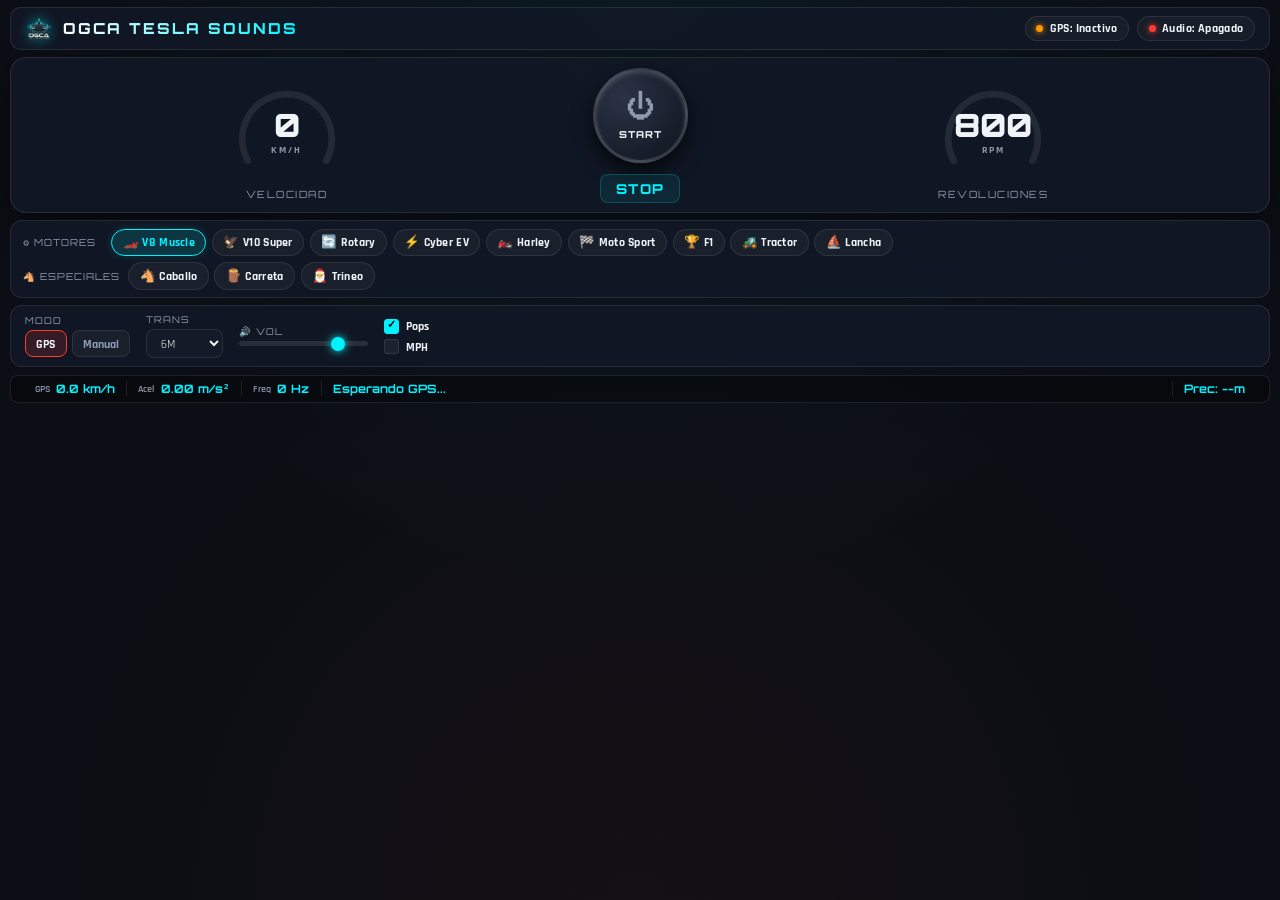
<file: index.html>
<!DOCTYPE html>
<html lang="es">
<head>
  <meta charset="UTF-8" />
  <meta name="viewport" content="width=device-width, initial-scale=1.0, maximum-scale=1.0, user-scalable=no" />
  <title>OGCA Tesla Engine Sounds</title>
  <link rel="icon" type="image/png" href="logo.png" />
  <link rel="shortcut icon" href="logo.png" type="image/png" />
  <link rel="apple-touch-icon" href="logo.png" />
  <link rel="stylesheet" href="styles.css" />
  <link rel="preconnect" href="https://fonts.googleapis.com">
  <link rel="preconnect" href="https://fonts.gstatic.com" crossorigin>
  <link href="https://fonts.googleapis.com/css2?family=Orbitron:wght@400;700;900&family=Rajdhani:wght@500;600;700&display=swap" rel="stylesheet">
</head>
<body>
  <div class="app-container">

    <!-- ── HEADER ───────────────────────────────────────────────────────── -->
    <header class="top-bar">
      <div class="brand">
        <img src="logo.png" alt="OGCA Logo" class="brand-logo" width="30" height="30" style="width:30px; height:30px; max-width:30px; max-height:30px; flex-shrink:0;" />
        <h1>OGCA TESLA SOUNDS</h1>
      </div>
      <div class="status-badges">
        <div id="gps-status" class="badge badge-warning">
          <span class="dot"></span><span id="gps-status-text">GPS: Inactivo</span>
        </div>
        <div id="audio-status" class="badge badge-danger">
          <span class="dot"></span><span id="audio-status-text">Audio: Apagado</span>
        </div>
      </div>
    </header>

    <!-- ── CLUSTER (Gauges + Ignition) ──────────────────────────────────── -->
    <section class="cluster">

      <!-- Velocímetro -->
      <div class="gauge-card">
        <div class="gauge-display">
          <svg class="gauge-svg" viewBox="0 0 200 200">
            <path class="gauge-bg" d="M 30 160 A 80 80 0 1 1 170 160" />
            <path id="speed-gauge-fill" class="gauge-fill speed-fill"
                  d="M 30 160 A 80 80 0 1 1 170 160"
                  stroke-dasharray="380" stroke-dashoffset="380" />
          </svg>
          <div class="gauge-center">
            <span id="speed-value" class="value-huge">0</span>
            <span id="unit-label" class="unit-text">KM/H</span>
          </div>
        </div>
        <div class="gauge-footer">VELOCIDAD</div>
      </div>

      <!-- Botón de encendido central -->
      <div class="ignition-center">
        <button id="btn-ignition" class="ignition-btn">
          <div class="btn-inner">
            <span class="power-icon">⏻</span>
            <span class="btn-text" id="ignition-text">START</span>
          </div>
        </button>
        <div class="gear-badge" id="gear-indicator">STOP</div>
      </div>

      <!-- Tacómetro / BPM -->
      <div class="gauge-card">
        <div class="gauge-display">
          <svg class="gauge-svg" viewBox="0 0 200 200">
            <path class="gauge-bg" d="M 30 160 A 80 80 0 1 1 170 160" />
            <path id="rpm-gauge-fill" class="gauge-fill rpm-fill"
                  d="M 30 160 A 80 80 0 1 1 170 160"
                  stroke-dasharray="380" stroke-dashoffset="380" />
          </svg>
          <div class="gauge-center">
            <span id="rpm-value" class="value-huge">800</span>
            <span id="rpm-label" class="unit-text">RPM</span>
          </div>
        </div>
        <div class="gauge-footer">REVOLUCIONES</div>
      </div>

    </section>

    <!-- ── PRESETS ───────────────────────────────────────────────────────── -->
    <section class="preset-section">

      <!-- Motores -->
      <div class="preset-group">
        <span class="group-label">⚙️ MOTORES</span>
        <div class="preset-chips">
          <button class="chip active" data-preset="v8_muscle">🏎️ V8 Muscle</button>
          <button class="chip" data-preset="v10_exotic">🦅 V10 Super</button>
          <button class="chip" data-preset="rotary_turbo">🔄 Rotary</button>
          <button class="chip" data-preset="cyber_hyper">⚡ Cyber EV</button>
          <button class="chip" data-preset="harley">🏍️ Harley</button>
          <button class="chip" data-preset="moto_sport">🏁 Moto Sport</button>
          <button class="chip" data-preset="f1">🏆 F1</button>
          <button class="chip" data-preset="tractor">🚜 Tractor</button>
          <button class="chip" data-preset="lancha">⛵ Lancha</button>
        </div>
      </div>

      <!-- Vehículos especiales -->
      <div class="preset-group">
        <span class="group-label">🐴 ESPECIALES</span>
        <div class="preset-chips">
          <button class="chip" data-preset="horse">🐴 Caballo</button>
          <button class="chip" data-preset="carreta">🪵 Carreta</button>
          <button class="chip" data-preset="sleigh">🎅 Trineo</button>
        </div>
      </div>

    </section>

    <!-- ── SETTINGS BAR ──────────────────────────────────────────────────── -->
    <section class="settings-bar">

      <!-- Modo GPS / Demo -->
      <div class="sbar-group">
        <span class="sbar-label">MODO</span>
        <div class="toggle-group">
          <button id="mode-gps" class="toggle-btn active">GPS</button>
          <button id="mode-demo" class="toggle-btn">Manual</button>
        </div>
      </div>

      <!-- Transmisión -->
      <div class="sbar-group" id="transmission-group">
        <span class="sbar-label">TRANS</span>
        <select id="transmission-select" class="custom-select">
          <option value="auto_6">6M</option>
          <option value="auto_7">7M DCT</option>
          <option value="direct">EV</option>
        </select>
      </div>

      <!-- Volumen -->
      <div class="sbar-group vol-group">
        <span class="sbar-label">🔊 VOL</span>
        <input type="range" id="master-volume" min="0" max="100" value="80" class="custom-range" />
      </div>

      <!-- Checkboxes compactos -->
      <div class="sbar-checks">
        <label class="mini-check">
          <input type="checkbox" id="pop-fx-toggle" checked />
          <span class="checkmark"></span>Pops
        </label>
        <label class="mini-check">
          <input type="checkbox" id="unit-toggle" />
          <span class="checkmark"></span>MPH
        </label>
      </div>

      <!-- Throttle demo (oculto por defecto) -->
      <div id="demo-controls" class="sbar-group demo-inline hidden">
        <span class="sbar-label">ACEL <span id="demo-throttle-val">0%</span></span>
        <input type="range" id="throttle-slider" min="0" max="100" value="0" class="custom-range" />
      </div>

    </section>

    <!-- ── TELEMETRÍA (barra compacta) ───────────────────────────────────── -->
    <section class="telemetry-bar">
      <div class="tbar-item">
        <span class="tbar-label">GPS</span>
        <span id="t-gps-speed" class="tbar-val">0.0 km/h</span>
      </div>
      <div class="tbar-item">
        <span class="tbar-label">Acel</span>
        <span id="t-accel" class="tbar-val">0.00 m/s²</span>
      </div>
      <div class="tbar-item">
        <span class="tbar-label">Freq</span>
        <span id="t-freq" class="tbar-val">0 Hz</span>
      </div>
      <div class="tbar-item tbar-coords">
        <span id="t-coords" class="tbar-val">Esperando GPS...</span>
      </div>
      <div class="tbar-item">
        <span id="telemetry-accuracy" class="tbar-val">Prec: --m</span>
      </div>
    </section>

    <!-- Input oculto para idle volume (mantenido por compatibilidad JS) -->
    <input type="range" id="idle-volume" min="10" max="100" value="50" style="display:none;" />

  </div>

  <script src="audio-engine.js"></script>
  <script src="rhythmic-engine.js"></script>
  <script src="app.js"></script>
</body>
</html>
</file>
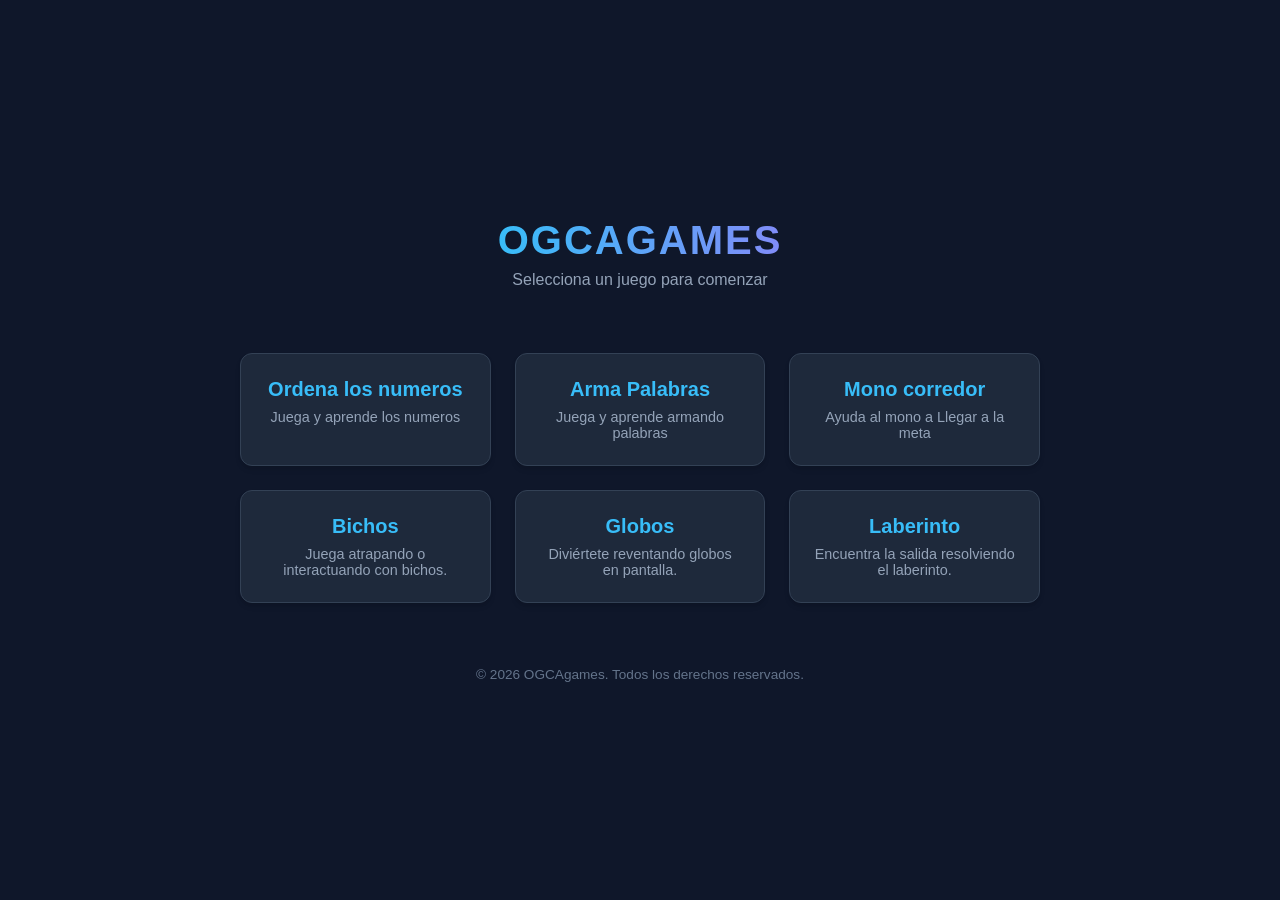
<file: games/index.html>
<!DOCTYPE html>
<html lang="es">
<head>
    <meta charset="UTF-8">
    <meta name="viewport" content="width=device-width, initial-scale=1.0">
    <title>OGCAgames</title>
    <style>
        :root {
            --bg-color: #0f172a;
            --card-bg: #1e293b;
            --text-color: #f8fafc;
            --accent-color: #38bdf8;
            --accent-hover: #0ea5e9;
        }

        html {
            background-color: var(--bg-color);
            /* Evita el "pull to refresh" nativo del navegador para no duplicar la acción */
            overscroll-behavior-y: contain;
        }

        body {
            font-family: 'Segoe UI', Tahoma, Geneva, Verdana, sans-serif;
            background-color: var(--bg-color);
            color: var(--text-color);
            margin: 0;
            padding: 0;
            display: flex;
            flex-direction: column;
            min-height: 100vh;
            align-items: center;
            justify-content: center;
            position: relative;
            overscroll-behavior-y: contain;
        }

        /* Indicador de "estirar para actualizar" */
        #ptr {
            position: absolute;
            top: -56px;
            left: 50%;
            width: 40px;
            height: 40px;
            margin-left: -20px;
            border-radius: 50%;
            background: var(--card-bg);
            border: 1px solid #334155;
            display: flex;
            align-items: center;
            justify-content: center;
            box-shadow: 0 4px 10px rgba(0, 0, 0, 0.3);
            opacity: 0;
        }

        #ptr svg {
            width: 22px;
            height: 22px;
            stroke: var(--accent-color);
            fill: none;
            stroke-width: 2.5;
            stroke-linecap: round;
            stroke-linejoin: round;
            transition: transform 0.15s ease;
        }

        #ptr.loading svg {
            animation: spin 0.8s linear infinite;
        }

        @keyframes spin {
            to { transform: rotate(360deg); }
        }

        header {
            text-align: center;
            margin-bottom: 2rem;
        }

        h1 {
            font-size: 2.5rem;
            margin: 0;
            background: linear-gradient(to right, #38bdf8, #818cf8);
            -webkit-background-clip: text;
            -webkit-text-fill-color: transparent;
            text-transform: uppercase;
            letter-spacing: 2px;
        }

        p.subtitle {
            color: #94a3b8;
            margin-top: 0.5rem;
        }

        .container {
            display: grid;
            grid-template-columns: repeat(auto-fit, minmax(220px, 1fr));
            gap: 1.5rem;
            width: 90%;
            max-width: 800px;
            padding: 1rem;
        }

        .game-card {
            background-color: var(--card-bg);
            border-radius: 12px;
            padding: 1.5rem;
            text-align: center;
            text-decoration: none;
            color: var(--text-color);
            box-shadow: 0 4px 6px -1px rgba(0, 0, 0, 0.1), 0 2px 4px -1px rgba(0, 0, 0, 0.06);
            transition: transform 0.2s ease, background-color 0.2s ease, box-shadow 0.2s ease;
            border: 1px solid #334155;
        }

        .game-card:hover {
            transform: translateY(-5px);
            background-color: #273548;
            box-shadow: 0 10px 15px -3px rgba(0, 0, 0, 0.3);
            border-color: var(--accent-color);
        }

        .game-card h3 {
            margin: 0 0 0.5rem 0;
            font-size: 1.25rem;
            color: var(--accent-color);
        }

        .game-card p {
            margin: 0;
            color: #94a3b8;
            font-size: 0.9rem;
        }

        footer {
            margin-top: 3rem;
            color: #64748b;
            font-size: 0.85rem;
            text-align: center;
        }
    </style>
</head>
<body>

    <!-- Indicador de actualización -->
    <div id="ptr" aria-hidden="true">
        <svg viewBox="0 0 24 24"><path d="M21 12a9 9 0 1 1-3-6.7"/><polyline points="21 3 21 9 15 9"/></svg>
    </div>

    <header>
        <h1>OGCAgames</h1>
        <p class="subtitle">Selecciona un juego para comenzar</p>
    </header>

    <div class="container">
        
        <a href="numeros.html" class="game-card">
            <h3>Ordena los numeros</h3>
            <p>Juega y aprende los numeros</p>
        </a>

        
        <a href="letras.html" class="game-card">
            <h3>Arma Palabras</h3>
            <p>Juega y aprende armando palabras</p>
        </a>

        <a href="mono.html" class="game-card">
            <h3>Mono corredor</h3>
            <p>Ayuda al mono a Llegar a la meta</p>
        </a>     
        
        <a href="bichos.html" class="game-card">
            <h3>Bichos</h3>
            <p>Juega atrapando o interactuando con bichos.</p>
        </a>

        <a href="globos.html" class="game-card">
            <h3>Globos</h3>
            <p>Diviértete reventando globos en pantalla.</p>
        </a>

        <a href="lab.html" class="game-card">
            <h3>Laberinto</h3>
            <p>Encuentra la salida resolviendo el laberinto.</p>
        </a>
    </div>

    <footer>
        &copy; 2026 OGCAgames. Todos los derechos reservados.
    </footer>

    <script>
        // Estirar hacia abajo para actualizar
        (function () {
            var THRESHOLD = 70;   // px que hay que estirar para activar
            var MAX_PULL = 110;   // límite visual del estirón
            var ptr = document.getElementById('ptr');
            var icon = ptr.querySelector('svg');
            var startY = 0;
            var pull = 0;
            var pulling = false;
            var refreshing = false;

            function atTop() {
                return (window.scrollY || document.documentElement.scrollTop) <= 0;
            }

            function setPull(px, animate) {
                document.body.style.transition = animate ? 'transform 0.25s ease' : 'none';
                document.body.style.transform = px ? 'translateY(' + px + 'px)' : '';
                ptr.style.opacity = Math.min(px / THRESHOLD, 1);
                if (!refreshing) {
                    icon.style.transform = 'rotate(' + (px / THRESHOLD * 270) + 'deg)';
                }
            }

            document.addEventListener('touchstart', function (e) {
                if (refreshing || !atTop() || e.touches.length !== 1) return;
                startY = e.touches[0].clientY;
                pulling = true;
                pull = 0;
            }, { passive: true });

            document.addEventListener('touchmove', function (e) {
                if (!pulling || refreshing) return;
                var dy = e.touches[0].clientY - startY;
                if (dy <= 0 || !atTop()) {
                    if (pull > 0) setPull(0, true);
                    pull = 0;
                    return;
                }
                // Resistencia: mientras más estiras, más cuesta
                pull = Math.min(dy * 0.5, MAX_PULL);
                setPull(pull, false);
                e.preventDefault();
            }, { passive: false });

            function end() {
                if (!pulling) return;
                pulling = false;
                if (pull >= THRESHOLD) {
                    refreshing = true;
                    ptr.classList.add('loading');
                    icon.style.transform = '';
                    setPull(THRESHOLD * 0.8, true);
                    setTimeout(function () { location.reload(); }, 400);
                } else {
                    setPull(0, true);
                }
                pull = 0;
            }

            document.addEventListener('touchend', end);
            document.addEventListener('touchcancel', end);
        })();
    </script>

</body>
</html>
</file>
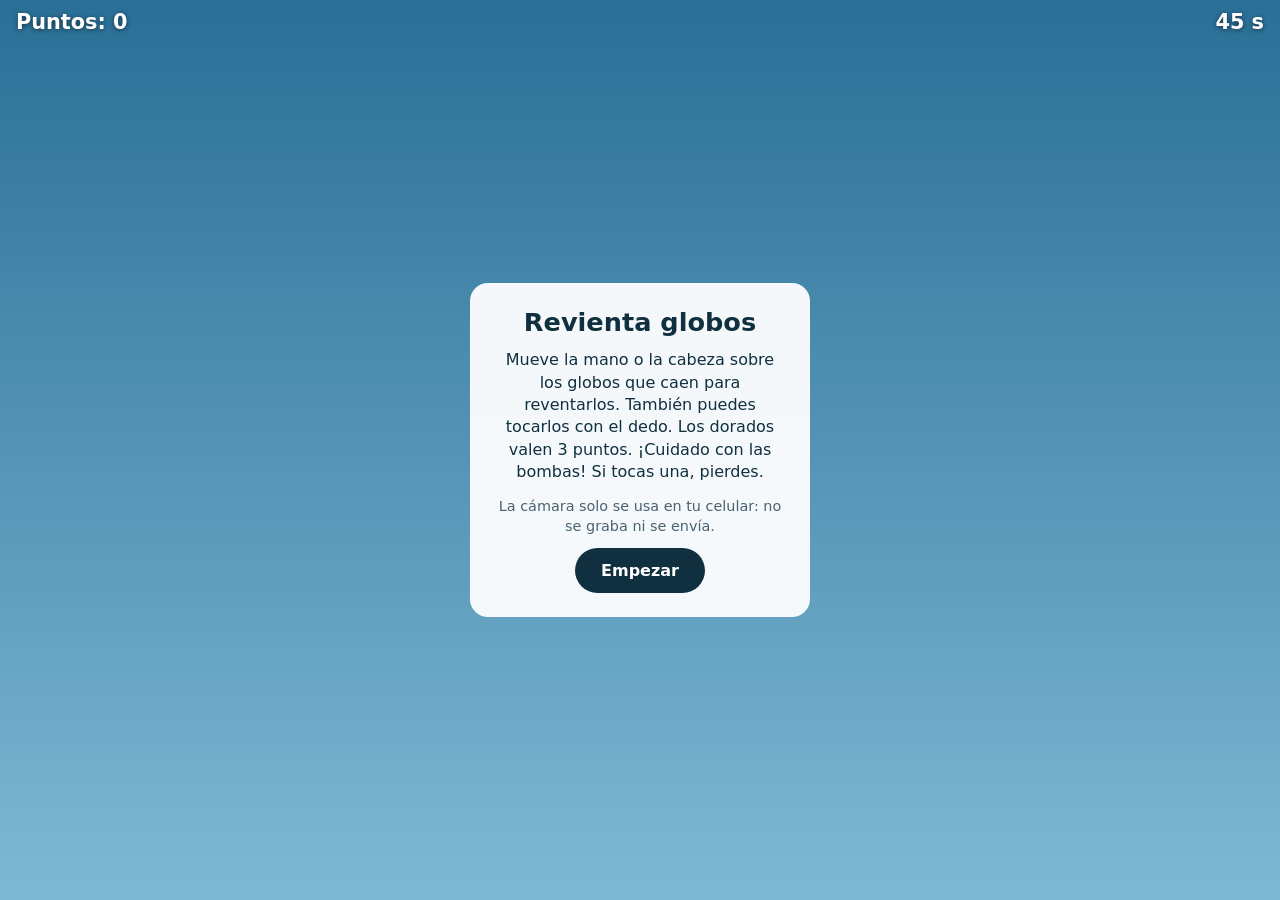
<file: globos.html>
<!doctype html>
<html lang="es"><head><meta charset="utf-8">
<meta name="viewport" content="width=device-width, initial-scale=1, viewport-fit=cover">
<title>Revienta globos</title>
<style>
:root{--bg:#2a6f97;--ink:#10303f;--card:#fffffff0;--btn:#10303f;--btnt:#fff;--muted:#4a6272;box-sizing:border-box;padding-top:env(safe-area-inset-top,0px);padding-bottom:env(safe-area-inset-bottom,0px)}
@media (prefers-color-scheme:dark){:root:not([data-theme="light"]){--ink:#e8f4fb;--card:#102a3bf0;--btn:#e8f4fb;--btnt:#0d2230;--muted:#9db6c4}}
:root[data-theme="dark"]{--ink:#e8f4fb;--card:#102a3bf0;--btn:#e8f4fb;--btnt:#0d2230;--muted:#9db6c4}
*{box-sizing:border-box}
html,body{height:100%;margin:0;background:var(--bg);font-family:ui-rounded,"Avenir Next","Trebuchet MS",system-ui,sans-serif;overflow:hidden;touch-action:none;-webkit-user-select:none;user-select:none}
#v{position:fixed;inset:0;width:100%;height:100%;object-fit:cover;transform:scaleX(-1);display:none}
#cv{position:fixed;inset:0;width:100%;height:100%}
.hud{position:fixed;left:0;right:0;top:0;display:flex;justify-content:space-between;padding:calc(env(safe-area-inset-top,0px) + 10px) 16px 0;font-weight:700;font-size:1.3rem;color:#fff;text-shadow:0 1px 5px rgba(0,0,0,.55);pointer-events:none}
#hint{position:fixed;left:0;right:0;top:calc(env(safe-area-inset-top,0px) + 48px);text-align:center;color:#fff;font-size:.95rem;text-shadow:0 1px 4px rgba(0,0,0,.6);pointer-events:none}
.ov{position:fixed;inset:0;display:flex;align-items:center;justify-content:center;padding:20px}
.ov[hidden]{display:none}
.card{background:var(--card);color:var(--ink);border-radius:18px;padding:24px;max-width:340px;text-align:center;display:flex;flex-direction:column;gap:12px;align-items:center}
.card h1{margin:0;font-size:1.6rem}
.card p{margin:0;line-height:1.4}
.card .s{color:var(--muted);font-size:.9rem}
button{font:inherit;font-weight:700;border:0;border-radius:999px;padding:13px 26px;background:var(--btn);color:var(--btnt);cursor:pointer}
button:disabled{opacity:.6}
button:focus-visible{outline:3px solid #ffb703;outline-offset:2px}
</style></head><body>
<video id="v" playsinline muted></video>
<canvas id="cv"></canvas>
<div class="hud"><span id="sc">Puntos: 0</span><span id="tm">45 s</span></div>
<div id="hint"></div>
<div class="ov" id="start"><div class="card">
  <h1>Revienta globos</h1>
  <p>Mueve la mano o la cabeza sobre los globos que caen para reventarlos. También puedes tocarlos con el dedo. Los dorados valen 3 puntos. ¡Cuidado con las bombas! Si tocas una, pierdes.</p>
  <p class="s">La cámara solo se usa en tu celular: no se graba ni se envía.</p>
  <button id="go">Empezar</button>
</div></div>
<div class="ov" id="end" hidden><div class="card">
  <h1 id="et">Tiempo</h1>
  <p id="res"></p>
  <button id="again">Jugar otra vez</button>
</div></div>
<script>
const $=id=>document.getElementById(id),cv=$('cv'),ctx=cv.getContext('2d'),vid=$('v');
const sm=document.createElement('canvas'),sx=sm.getContext('2d',{willReadFrequently:true});
let W,H,bl=[],ps=[],score=0,tl=45,running=false,last=0,camOn=false,ac=null,spawn=0,prev=null,vw=640,vh=480,sw=64,sh=48,el=0,flash=0;
const COL=['#ff5d73','#4cc9f0','#80ed99','#b388ff','#ff8fab','#ff9f1c'];
sm.width=sw;sm.height=sh;
function size(){const d=Math.min(2,devicePixelRatio||1);W=innerWidth;H=innerHeight;cv.width=W*d;cv.height=H*d;ctx.setTransform(d,0,0,d,0,0)}
function audio(){if(ac)return;const A=window.AudioContext||window.webkitAudioContext;if(A){ac=new A();if(ac.state==='suspended')ac.resume()}}
function popSound(g){
  if(!ac)return;const n=ac.createBuffer(1,ac.sampleRate*.12,ac.sampleRate),d=n.getChannelData(0);
  for(let i=0;i<d.length;i++)d[i]=(Math.random()*2-1)*Math.pow(1-i/d.length,3);
  const s=ac.createBufferSource();s.buffer=n;const f=ac.createBiquadFilter();f.type='highpass';f.frequency.value=g?1400:700;
  const o=ac.createGain();o.gain.value=.5;s.connect(f);f.connect(o);o.connect(ac.destination);s.start();
  if(g){const t=ac.currentTime,os=ac.createOscillator(),og=ac.createGain();os.frequency.value=1318;og.gain.setValueAtTime(.15,t);og.gain.exponentialRampToValueAtTime(.001,t+.3);os.connect(og);og.connect(ac.destination);os.start(t);os.stop(t+.32)}
}
function add(){
  const bomb=el>3&&Math.random()<.16,gold=!bomb&&Math.random()<.12,m=Math.min(W,H),r=m*(bomb?.075:gold?.07:.09+Math.random()*.03);
  bl.push({x:r+Math.random()*(W-2*r),y:-r*2.5,r,gold,bomb,c:gold?'#ffc933':COL[Math.random()*COL.length|0],
    vy:(gold?150+Math.random()*60:70+Math.random()*50)*(1+el/45*.6),ph:Math.random()*6.28,t:0});
}
function motion(){
  if(!camOn||vid.readyState<2)return null;
  sx.drawImage(vid,0,0,sw,sh);
  const d=sx.getImageData(0,0,sw,sh).data,n=sw*sh,cur=new Uint8Array(n),m=new Uint8Array(n);
  for(let i=0;i<n;i++)cur[i]=d[i*4]*.3+d[i*4+1]*.59+d[i*4+2]*.11;
  if(prev)for(let i=0;i<n;i++)m[i]=Math.abs(cur[i]-prev[i])>28?1:0;
  prev=cur;return m;
}
function check(m){
  const s=Math.max(W/vw,H/vh),ox=(W-vw*s)/2,oy=(H-vh*s)/2,k=sw/vw;
  for(const b of bl){
    const cx=(vw-(b.x-ox)/s)*k,cy=(b.y-oy)/s*k,rr=Math.max(2,b.r/s*k);
    let hit=0,tot=0;
    for(let y=Math.max(0,(cy-rr)|0);y<=Math.min(sh-1,cy+rr);y++)for(let x=Math.max(0,(cx-rr)|0);x<=Math.min(sw-1,cx+rr);x++){
      if((x-cx)**2+(y-cy)**2<=rr*rr){tot++;hit+=m[y*sw+x]}
    }
    if(tot&&hit>=3&&hit/tot>.15)b.dead=true;
  }
}
function burst(b){
  for(let i=0;i<12;i++){const a=Math.random()*6.28,v=80+Math.random()*160;ps.push({x:b.x,y:b.y,vx:Math.cos(a)*v,vy:Math.sin(a)*v,l:.6,c:b.c})}
  score+=b.gold?3:1;popSound(b.gold);try{navigator.vibrate&&navigator.vibrate(15)}catch(e){}
}
function boom(b){
  for(let i=0;i<30;i++){const a=Math.random()*6.28,v=120+Math.random()*320;ps.push({x:b.x,y:b.y,vx:Math.cos(a)*v,vy:Math.sin(a)*v,l:.8,c:i%2?'#ff9f1c':'#ff3b30'})}
  flash=.6;
  if(ac){const n=ac.createBuffer(1,ac.sampleRate*.5,ac.sampleRate),d=n.getChannelData(0);for(let i=0;i<d.length;i++)d[i]=(Math.random()*2-1)*Math.pow(1-i/d.length,2);const s=ac.createBufferSource();s.buffer=n;const f=ac.createBiquadFilter();f.type='lowpass';f.frequency.value=500;const g=ac.createGain();g.gain.value=.9;s.connect(f);f.connect(g);g.connect(ac.destination);s.start()}
  try{navigator.vibrate&&navigator.vibrate([200,60,200])}catch(e){}
  end(true);
}
function drawBomb(x,y,r,t){
  const p=.5+.5*Math.sin(t*10);
  ctx.strokeStyle='rgba(255,59,48,'+(.4+.4*p)+')';ctx.lineWidth=4;ctx.beginPath();ctx.arc(x,y,r*1.35,0,7);ctx.stroke();
  ctx.fillStyle='#1d1d22';ctx.beginPath();ctx.arc(x,y,r,0,7);ctx.fill();
  ctx.fillStyle='rgba(255,255,255,.25)';ctx.beginPath();ctx.arc(x-r*.35,y-r*.35,r*.22,0,7);ctx.fill();
  ctx.strokeStyle='#c9a66b';ctx.lineWidth=3;ctx.beginPath();ctx.moveTo(x+r*.4,y-r*.85);ctx.quadraticCurveTo(x+r*.7,y-r*1.3,x+r*.3,y-r*1.5);ctx.stroke();
  ctx.fillStyle=p>.5?'#ffd166':'#ff6b35';ctx.beginPath();ctx.arc(x+r*.3,y-r*1.5,r*.2,0,7);ctx.fill();
}
function drawB(b){
  const x=b.x+(b.bomb?0:Math.sin(b.t*1.6+b.ph)*8),y=b.y,r=b.r;
  if(b.bomb){drawBomb(x,y,r,b.t);return}
  ctx.strokeStyle='rgba(255,255,255,.7)';ctx.lineWidth=1.5;ctx.beginPath();ctx.moveTo(x,y-r*1.2);ctx.quadraticCurveTo(x+8,y-r*1.7,x-4,y-r*2.3);ctx.stroke();
  ctx.fillStyle=b.c;ctx.beginPath();ctx.ellipse(x,y,r,r*1.2,0,0,7);ctx.fill();
  ctx.beginPath();ctx.moveTo(x,y-r*1.15);ctx.lineTo(x-5,y-r*1.4);ctx.lineTo(x+5,y-r*1.4);ctx.fill();
  ctx.fillStyle='rgba(255,255,255,.45)';ctx.beginPath();ctx.ellipse(x-r*.35,y-r*.4,r*.18,r*.3,.5,0,7);ctx.fill();
}
function end(lost){
  if(!running)return;running=false;let best=0;
  try{best=+localStorage.getItem('globos-best')||0;if(score>best){best=score;localStorage.setItem('globos-best',best)}}catch(e){best=Math.max(best,score)}
  $('et').textContent=lost?'¡Boom!':'Tiempo';$('res').textContent=(lost?'Tocaste una bomba. ':'')+'Hiciste '+score+' puntos. Mejor marca: '+best+'.';$('end').hidden=false;
}
function loop(t){
  const dt=Math.min(.05,(t-last)/1000||.016);last=t;
  if(!camOn){const g=ctx.createLinearGradient(0,0,0,H);g.addColorStop(0,'#2a6f97');g.addColorStop(1,'#7fb8d4');ctx.fillStyle=g;ctx.fillRect(0,0,W,H)}else ctx.clearRect(0,0,W,H);
  if(running){
    tl-=dt;el+=dt;spawn-=dt;
    if(spawn<=0){add();spawn=Math.max(.4,1-el/45*.5)*(.6+Math.random()*.8)}
    for(const b of bl){b.y+=b.vy*dt;b.t+=dt}
    const m=motion();if(m&&el>.8)check(m);
    for(const b of bl)if(b.dead){if(b.bomb){boom(b);break}burst(b)}
    bl=bl.filter(b=>!b.dead&&b.y<H+b.r*3);
    $('sc').textContent='Puntos: '+score;$('tm').textContent=Math.max(0,Math.ceil(tl))+' s';
    if(tl<=0)end();
  }
  for(const b of bl)drawB(b);
  for(const p of ps){p.x+=p.vx*dt;p.y+=p.vy*dt;p.vy+=300*dt;p.l-=dt;ctx.globalAlpha=Math.max(0,p.l/.6);ctx.fillStyle=p.c;ctx.fillRect(p.x-3,p.y-3,6,6)}
  ctx.globalAlpha=1;
  if(flash>0){ctx.fillStyle='rgba(255,40,30,'+Math.min(.6,flash)+')';ctx.fillRect(0,0,W,H);flash-=dt}
  ps=ps.filter(p=>p.l>0);
  requestAnimationFrame(loop);
}
function begin(){bl=[];ps=[];score=0;tl=45;el=0;spawn=0;prev=null;flash=0;running=true;$('start').hidden=true;$('end').hidden=true;$('sc').textContent='Puntos: 0';if(ac&&ac.state==='suspended')ac.resume()}
function hint(t){$('hint').textContent=t;setTimeout(()=>$('hint').textContent='',4500)}
$('go').onclick=async()=>{
  audio();$('go').disabled=true;$('go').textContent='Abriendo cámara…';
  try{
    const st=await navigator.mediaDevices.getUserMedia({video:{facingMode:'user',width:{ideal:640},height:{ideal:480}},audio:false});
    vid.srcObject=st;await vid.play();
    if(!vid.videoWidth)await new Promise(r=>vid.addEventListener('loadedmetadata',r,{once:true}));
    vw=vid.videoWidth;vh=vid.videoHeight;sh=Math.round(sw*vh/vw);sm.height=sh;
    vid.style.display='block';camOn=true;
  }catch(e){camOn=false;hint('No se pudo abrir la cámara. Juega tocando los globos.')}
  try{navigator.wakeLock&&navigator.wakeLock.request('screen')}catch(e){}
  begin();
};
$('again').onclick=begin;
cv.addEventListener('pointerdown',e=>{if(!running)return;for(const b of bl)if(Math.hypot(e.clientX-b.x,(e.clientY-b.y)/1.2)<b.r*1.2)b.dead=true});
addEventListener('resize',size);
size();requestAnimationFrame(loop);
</script></body></html>
</file>
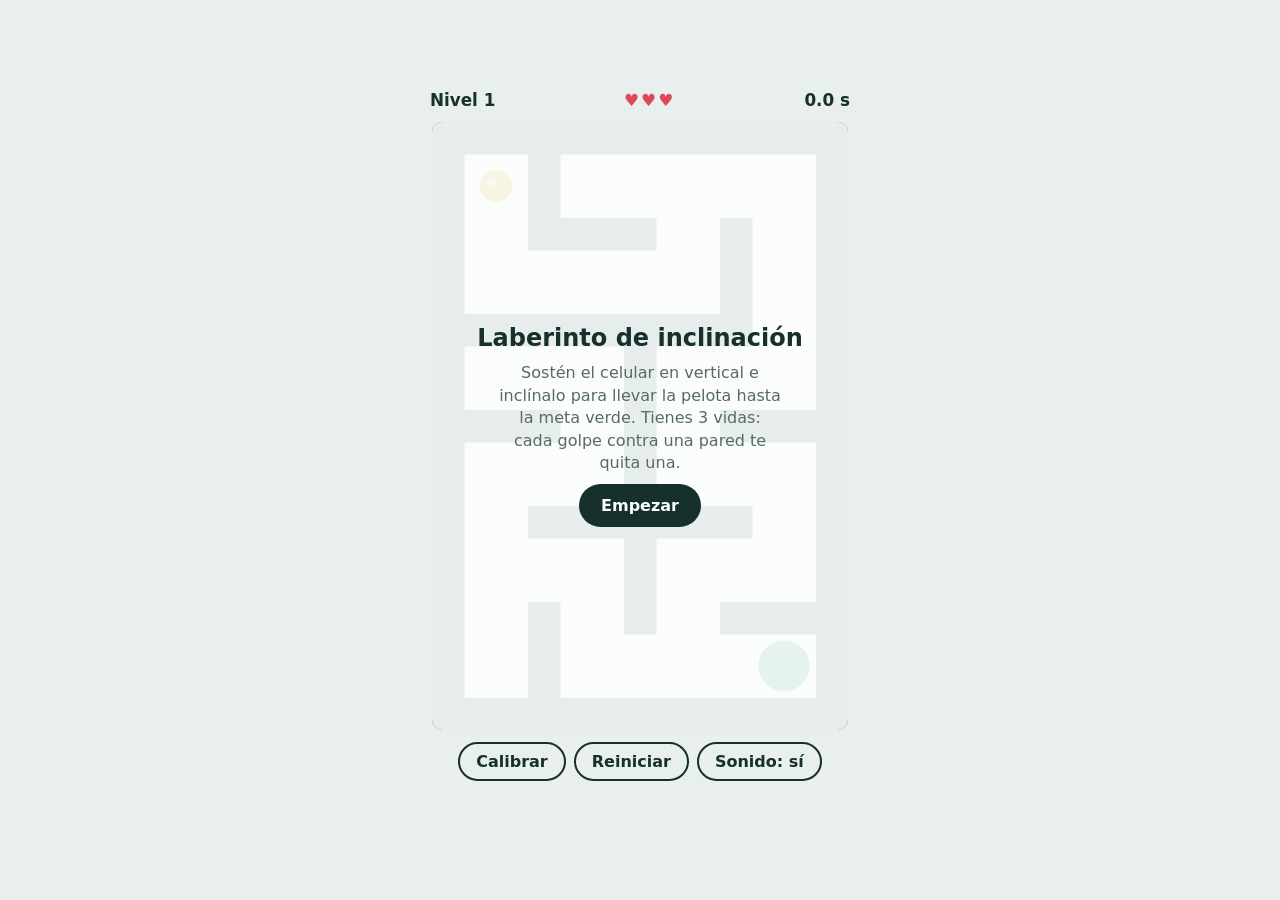
<file: Lab.html>
<!doctype html>
<html lang="es"><head><meta charset="utf-8">
<meta name="viewport" content="width=device-width, initial-scale=1, viewport-fit=cover">
<title>Laberinto de inclinación</title>
<style>
:root{--bg:#e9efec;--ink:#16302b;--board:#fbfdfc;--wall:#2f5d62;--ball:#e0a100;--goal:#2e9e6b;--muted:#566b66;--btn:#16302b;--btnt:#fbfdfc;box-sizing:border-box;padding-top:env(safe-area-inset-top,0px);padding-bottom:env(safe-area-inset-bottom,0px)}
@media (prefers-color-scheme:dark){:root:not([data-theme="light"]){--bg:#0e1a18;--ink:#e6f1ee;--board:#15282a;--wall:#7fc4c0;--ball:#ffc933;--goal:#4cc58f;--muted:#97aea9;--btn:#e6f1ee;--btnt:#0e1a18}}
:root[data-theme="dark"]{--bg:#0e1a18;--ink:#e6f1ee;--board:#15282a;--wall:#7fc4c0;--ball:#ffc933;--goal:#4cc58f;--muted:#97aea9;--btn:#e6f1ee;--btnt:#0e1a18}
*{box-sizing:border-box}
html,body{height:100%;margin:0}
body{background:var(--bg);color:var(--ink);font-family:ui-rounded,"Avenir Next","Trebuchet MS",system-ui,sans-serif;display:flex;flex-direction:column;align-items:center;justify-content:center;gap:12px;padding:12px;overflow:hidden;touch-action:none;-webkit-user-select:none;user-select:none}
.hud{display:flex;justify-content:space-between;width:100%;max-width:420px;font-size:1.05rem;font-weight:600}
#hp{color:#e0475f;letter-spacing:.12em}
.stage{position:relative}
canvas{display:block;border-radius:10px;background:var(--board)}
.ov{position:absolute;inset:0;display:flex;flex-direction:column;align-items:center;justify-content:center;gap:10px;text-align:center;padding:20px;background:color-mix(in srgb,var(--board) 90%,transparent);border-radius:10px}
.ov[hidden]{display:none}
.ov h1{margin:0;font-size:1.5rem}
.ov p{margin:0;color:var(--muted);max-width:28ch;line-height:1.4}
button{font:inherit;font-weight:600;border:0;border-radius:999px;padding:12px 22px;background:var(--btn);color:var(--btnt);cursor:pointer}
button.ghost{background:transparent;color:var(--ink);border:2px solid var(--ink);padding:8px 16px}
button:focus-visible{outline:3px solid var(--goal);outline-offset:2px}
.bar{display:flex;gap:8px;flex-wrap:wrap;justify-content:center}
#msg{color:var(--muted);font-size:.9rem;min-height:1.2em;text-align:center}
</style></head><body>
<div class="hud"><span id="lv">Nivel 1</span><span id="hp" aria-label="Vidas">♥♥♥</span><span id="tm">0.0 s</span></div>
<div class="stage">
  <canvas id="cv"></canvas>
  <div class="ov" id="start">
    <h1>Laberinto de inclinación</h1>
    <p>Sostén el celular en vertical e inclínalo para llevar la pelota hasta la meta verde. Tienes 3 vidas: cada golpe contra una pared te quita una.</p>
    <button id="go">Empezar</button>
  </div>
  <div class="ov" id="win" hidden>
    <h1>¡Llegaste!</h1>
    <p id="wt"></p>
    <button id="next">Siguiente nivel</button>
  </div>
  <div class="ov" id="over" hidden>
    <h1>Sin vidas</h1>
    <p id="ot"></p>
    <button id="again">Intentar de nuevo</button>
  </div>
</div>
<div class="bar"><button class="ghost" id="cal">Calibrar</button><button class="ghost" id="neu">Reiniciar</button><button class="ghost" id="snd">Sonido: sí</button></div>
<div id="msg"></div>
<script>
const cv=document.getElementById('cv'),ctx=cv.getContext('2d');
const $=id=>document.getElementById(id);
let level=1,grid,cols,rows,N,M,cell,r,bx,by,vx=0,vy=0,tx=0,ty=0,zx=0,zy=0,rx=0,ry=0;
let running=false,t0=0,last=0,sensor=false,keys={},drag=null,boost=1,lives=3,inv=0,lastHit=0,muted=false,ac=null,roll=null;
const css=n=>getComputedStyle(document.documentElement).getPropertyValue(n).trim();
const clamp=(v,m)=>Math.max(-m,Math.min(m,v));
function audio(){
  if(ac)return;
  const A=window.AudioContext||window.webkitAudioContext;if(!A)return;
  ac=new A();if(ac.state==='suspended')ac.resume();
  const len=ac.sampleRate,buf=ac.createBuffer(1,len,ac.sampleRate),d=buf.getChannelData(0);
  for(let i=0;i<len;i++)d[i]=Math.random()*2-1;
  const src=ac.createBufferSource();src.buffer=buf;src.loop=true;
  const fl=ac.createBiquadFilter();fl.type='bandpass';fl.frequency.value=200;fl.Q.value=.8;
  const g=ac.createGain();g.gain.value=0;
  src.connect(fl);fl.connect(g);g.connect(ac.destination);src.start();
  roll={g,fl};
}
function tone(f,t,dur,type,vol,slide){
  if(!ac||muted)return;
  const s=ac.currentTime+t,o=ac.createOscillator(),g=ac.createGain();
  o.type=type;o.frequency.setValueAtTime(f,s);
  if(slide)o.frequency.exponentialRampToValueAtTime(slide,s+dur);
  g.gain.setValueAtTime(vol,s);g.gain.exponentialRampToValueAtTime(.001,s+dur);
  o.connect(g);g.connect(ac.destination);o.start(s);o.stop(s+dur+.02);
}
const sfx={
  hit(){tone(160,0,.18,'square',.2,60)},
  life(){tone(330,0,.15,'sawtooth',.2,110);tone(110,.12,.3,'sawtooth',.2,55)},
  win(){[523,659,784,1047].forEach((f,i)=>tone(f,i*.1,.25,'triangle',.22))},
  over(){[392,330,262,196].forEach((f,i)=>tone(f,i*.22,.4,'sawtooth',.2))},
  start(){tone(440,0,.1,'triangle',.2);tone(660,.1,.15,'triangle',.2)}
};
function rollSound(sp){
  if(!roll||!ac)return;
  const v=muted||!running?0:Math.min(1,sp/(6*cell))*.12;
  roll.g.gain.setTargetAtTime(v,ac.currentTime,.05);
  roll.fl.frequency.setTargetAtTime(150+sp/cell*60,ac.currentTime,.05);
}
function paint(){$('hp').textContent='♥'.repeat(lives)+'♡'.repeat(3-lives)}
function hurt(){
  lives--;inv=1.3;boost=1;paint();buzz(80);
  if(lives<=0){running=false;sfx.over();$('ot').textContent='Llegaste al nivel '+level+'.';$('over').hidden=false;buzz([100,50,100])}
  else sfx.life();
}
function bump(sp){
  if(sp<cell*.5)return;
  if(inv<=0)hurt();
  else if(sp>cell*1.2&&performance.now()-lastHit>120){sfx.hit();lastHit=performance.now()}
}

function gen(){
  cols=Math.min(3+level,8);rows=cols+2;N=3*cols+1;M=3*rows+1;
  grid=Array.from({length:M},()=>Array(N).fill(1));
  const open=(c,w)=>{for(let j=0;j<2;j++)for(let i=0;i<2;i++)grid[3*w+1+j][3*c+1+i]=0};
  const link=(c,w,dx,dy)=>{for(let k=0;k<2;k++){if(dx)grid[3*w+1+k][3*c+(dx>0?3:0)]=0;else grid[3*w+(dy>0?3:0)][3*c+1+k]=0}};
  open(0,0);
  const seen=new Set(['0,0']),st=[[0,0]];
  while(st.length){
    const [c,w]=st[st.length-1];
    const nb=[[1,0],[-1,0],[0,1],[0,-1]].map(([dx,dy])=>[c+dx,w+dy,dx,dy]).filter(([a,b])=>a>=0&&b>=0&&a<cols&&b<rows&&!seen.has(a+','+b));
    if(!nb.length){st.pop();continue}
    const [a,b,dx,dy]=nb[Math.random()*nb.length|0];
    seen.add(a+','+b);open(a,b);link(c,w,dx,dy);st.push([a,b]);
  }
  fit();bx=by=2*cell;vx=vy=0;boost=1;$('lv').textContent='Nivel '+level;
}
function fit(){
  const w=Math.min(innerWidth-24,420),h=innerHeight-190;
  cell=Math.max(10,Math.floor(Math.min(w/N,h/M)));r=cell*.5;
  const d=devicePixelRatio||1;
  cv.width=N*cell*d;cv.height=M*cell*d;cv.style.width=N*cell+'px';cv.style.height=M*cell+'px';
  ctx.setTransform(d,0,0,d,0,0);
}
function hit(x,y){
  const c0=Math.max(0,(x-r)/cell|0),c1=Math.min(N-1,(x+r)/cell|0),r0=Math.max(0,(y-r)/cell|0),r1=Math.min(M-1,(y+r)/cell|0);
  for(let j=r0;j<=r1;j++)for(let i=c0;i<=c1;i++)if(grid[j][i]){
    const nx=Math.max(i*cell,Math.min(x,(i+1)*cell)),ny=Math.max(j*cell,Math.min(y,(j+1)*cell));
    if((x-nx)**2+(y-ny)**2<r*r)return true;
  }
  return false;
}
function buzz(ms){try{navigator.vibrate&&navigator.vibrate(ms)}catch(e){}}
function tilt(){
  let a=clamp(rx-zx,35),b=clamp(ry-zy,35);
  if(keys.ArrowLeft)a=-25;if(keys.ArrowRight)a=25;if(keys.ArrowUp)b=-25;if(keys.ArrowDown)b=25;
  if(drag)a=drag.x,b=drag.y;
  return [a,b];
}
function step(dt){
  inv=Math.max(0,inv-dt);const [a,b]=tilt();
  boost=Math.hypot(a,b)>6?Math.min(2.2,boost+dt*.7):Math.max(1,boost-dt*2);
  const k=13*cell/35*boost,f=Math.pow(.05,dt);
  vx=(vx+a*k*dt)*f;vy=(vy+b*k*dt)*f;
  let n=bx+vx*dt;if(!hit(n,by))bx=n;else{bump(Math.abs(vx));vx*=-.3;boost=Math.max(1,boost*.6)}
  n=by+vy*dt;if(!hit(bx,n))by=n;else{bump(Math.abs(vy));vy*=-.3;boost=Math.max(1,boost*.6)}
  if(!running)return;
  const gx=(N-2)*cell,gy=(M-2)*cell;
  if(Math.hypot(bx-gx,by-gy)<cell*.8){
    running=false;const s=((performance.now()-t0)/1000).toFixed(1);
    $('wt').textContent='Tiempo: '+s+' s';$('win').hidden=false;buzz([60,40,60]);sfx.win();
  }
}
function draw(){
  ctx.clearRect(0,0,N*cell,M*cell);
  ctx.fillStyle=css('--wall');
  for(let j=0;j<M;j++)for(let i=0;i<N;i++)if(grid[j][i])ctx.fillRect(i*cell,j*cell,cell+.5,cell+.5);
  ctx.fillStyle=css('--goal');ctx.beginPath();ctx.arc((N-2)*cell,(M-2)*cell,cell*.8,0,7);ctx.fill();
  if(inv<=0||Math.floor(inv*10)%2){ctx.fillStyle=css('--ball');ctx.beginPath();ctx.arc(bx,by,r,0,7);ctx.fill();
  ctx.fillStyle='rgba(255,255,255,.55)';ctx.beginPath();ctx.arc(bx-r*.3,by-r*.3,r*.3,0,7);ctx.fill();}
}
function loop(t){
  const dt=Math.min(.033,(t-last)/1000||.016);last=t;
  if(running){step(dt);$('tm').textContent=((performance.now()-t0)/1000).toFixed(1)+' s'}
  rollSound(running?Math.hypot(vx,vy):0);
  draw();requestAnimationFrame(loop);
}
function begin(){gen();inv=0;running=true;t0=performance.now();paint();$('start').hidden=true;$('win').hidden=true;$('over').hidden=true;if(ac&&ac.state==='suspended')ac.resume();sfx.start()}
function calibrate(){zx=rx;zy=ry}

$('go').onclick=async()=>{audio();
  try{
    if(typeof DeviceOrientationEvent!=='undefined'&&typeof DeviceOrientationEvent.requestPermission==='function'){
      const p=await DeviceOrientationEvent.requestPermission();
      if(p!=='granted')$('msg').textContent='Sin permiso del sensor. Usa flechas o arrastra sobre el laberinto.';
    }
  }catch(e){}
  addEventListener('deviceorientation',e=>{
    if(e.gamma==null)return;
    if(!sensor){sensor=true;rx=e.gamma;ry=e.beta;calibrate();$('msg').textContent=''}
    rx=e.gamma;ry=e.beta;
  });
  try{navigator.wakeLock&&navigator.wakeLock.request('screen')}catch(e){}
  begin();
  setTimeout(()=>{if(!sensor)$('msg').textContent='No se detecta giroscopio. Usa las flechas o arrastra sobre el laberinto.'},1500);
};
$('next').onclick=()=>{level++;begin()};
$('neu').onclick=()=>{if(!$('start').hidden)return;level=1;lives=3;begin()};
$('again').onclick=()=>{level=1;lives=3;begin()};
$('snd').onclick=()=>{muted=!muted;$('snd').textContent='Sonido: '+(muted?'no':'sí')};
$('cal').onclick=calibrate;
addEventListener('keydown',e=>keys[e.key]=true);
addEventListener('keyup',e=>keys[e.key]=false);
cv.addEventListener('pointerdown',e=>{drag={sx:e.clientX,sy:e.clientY,x:0,y:0}});
addEventListener('pointermove',e=>{if(drag){drag.x=clamp((e.clientX-drag.sx)/3,35);drag.y=clamp((e.clientY-drag.sy)/3,35)}});
addEventListener('pointerup',()=>drag=null);
addEventListener('resize',()=>{fit()});
document.addEventListener('visibilitychange',()=>{if(ac){document.hidden?ac.suspend():ac.resume()}});
gen();requestAnimationFrame(loop);
</script></body></html>
</file>
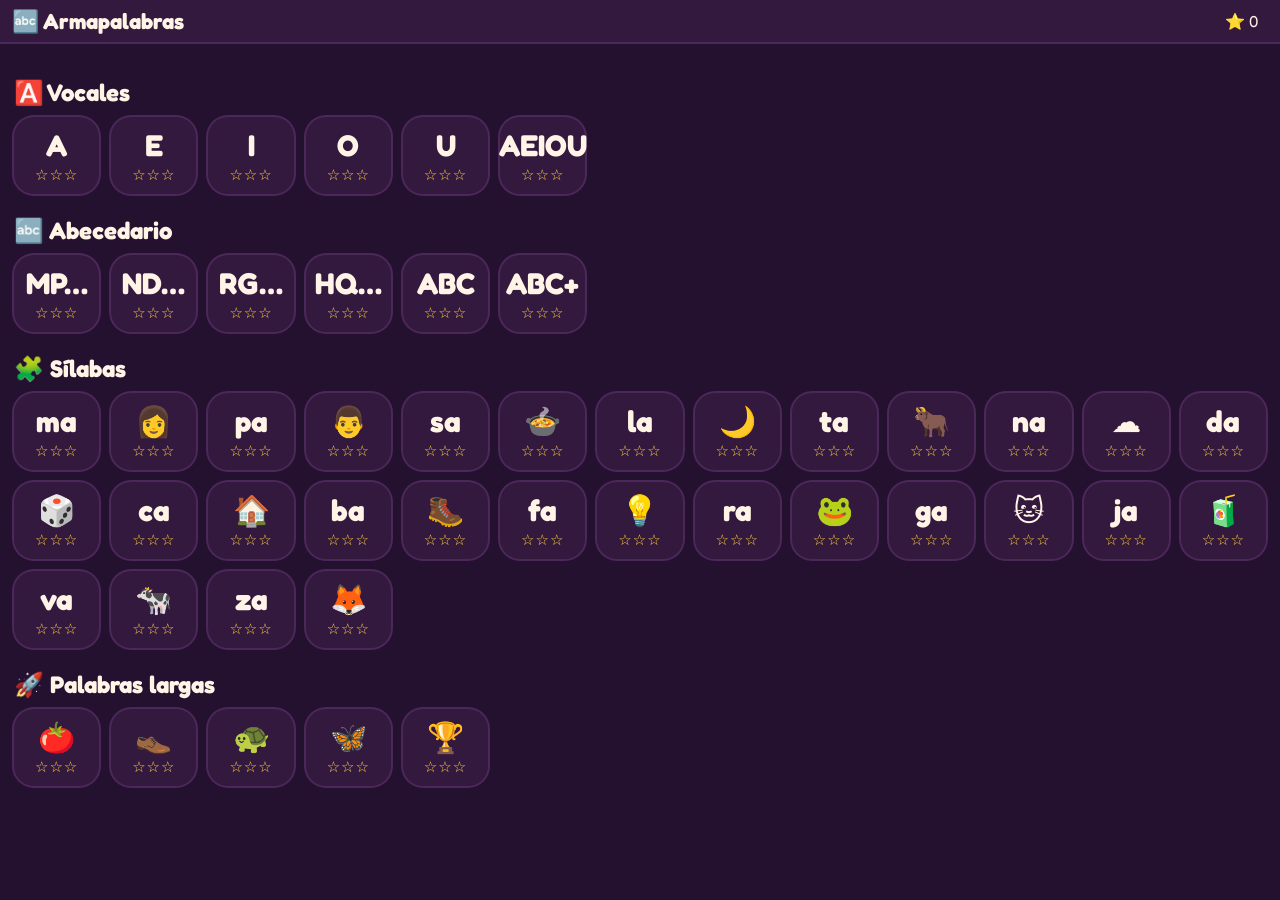
<file: games/letras.html>
<!DOCTYPE html>
<html lang="es"><head><meta charset="utf-8">
<meta name="viewport" content="width=device-width, initial-scale=1, viewport-fit=cover">
<title>Armapalabras</title>
<meta name="game-description" content="Vocales, abecedario y sílabas con dibujos, voz y sonidos. 47 niveles.">
<meta name="game-icon" content="🔤"><meta name="game-color" content="#5fe3b5"><meta name="game-order" content="1">
<link href="https://fonts.googleapis.com/css2?family=Fredoka:wght@400;600;700&display=swap" rel="stylesheet">
<style>
:root{--p:#24102f;--p2:#34193f;--p3:#4b2859;--ink:#fff4e6;--mu:#c9b4d3;--pk:#ff6fa5;--sun:#ffd23f;--gr:#5fe3b5;--bl:#6bb8ff;--or:#ff9a3c;--vi:#b38bff}
*{box-sizing:border-box;-webkit-tap-highlight-color:transparent}[hidden]{display:none!important}
html,body{margin:0;height:100%;background:var(--p);color:var(--ink);font-family:Fredoka,"Trebuchet MS",system-ui,sans-serif}
button{font:inherit;color:inherit;cursor:pointer;border:0}
.app{display:flex;flex-direction:column;height:100dvh}
.top{display:flex;align-items:center;gap:10px;padding:8px 12px;padding-top:calc(8px + env(safe-area-inset-top,0px));background:var(--p2);box-shadow:0 2px 0 var(--p3)}
.top h1{margin:0;font-size:22px;flex:1}.btn{background:var(--sun);color:#33100f;font-weight:600;border-radius:99px;padding:8px 18px;font-size:16px}
.dots{display:flex;gap:6px}.dots i{width:14px;height:14px;border-radius:50%;background:var(--p3)}.dots i.on{background:var(--gr)}.dots i.cu{background:var(--sun)}
#map,#game{flex:1;overflow:auto;padding:14px 14px 40px}#map h2{margin:22px 0 10px;font-size:24px}
.lvs{display:grid;grid-template-columns:repeat(auto-fill,minmax(84px,1fr));gap:12px}
.lv{background:var(--p2);box-shadow:0 0 0 2px var(--p3);border-radius:20px;padding:10px 4px;display:flex;flex-direction:column;align-items:center;gap:2px}
.lv b{font-size:30px;line-height:1.2}.lv i{font-style:normal;color:var(--sun);font-size:15px;letter-spacing:1px}.lv:active{transform:scale(.95)}
#stage{max-width:640px;margin:0 auto;text-align:center;display:flex;flex-direction:column;align-items:center;gap:14px}
.pic{font-size:clamp(90px,26vw,160px);line-height:1.1;background:var(--p2);border-radius:30px;padding:10px 34px;box-shadow:0 0 0 3px var(--p3);font-family:"Apple Color Emoji","Segoe UI Emoji","Noto Color Emoji",sans-serif}
.say{background:var(--bl);color:#10243a;font-weight:600;font-size:20px;border-radius:99px;padding:10px 22px}
#stage p{margin:0;font-size:22px;color:var(--mu)}
.opts,.tiles,.slots{display:flex;flex-wrap:wrap;gap:12px;justify-content:center}
.opt{width:92px;height:92px;border-radius:24px;font-size:54px;font-weight:700;color:#24102f;background:var(--pk);box-shadow:0 6px 0 rgba(0,0,0,.25)}
.opt:nth-child(2){background:var(--sun)}.opt:nth-child(3){background:var(--gr)}
.opt.ok{outline:5px solid #fff;animation:hop .5s}.opt.no{opacity:.25;animation:shake .4s}
.slot{min-width:84px;height:84px;padding:0 14px;border-radius:20px;border:4px dashed var(--vi);background:transparent;font-size:46px;font-weight:600}
.slot.f{border:4px solid var(--gr);background:var(--p2)}.slots.ok .slot{background:var(--gr);color:#10301f;animation:hop .5s}.slots.bad{animation:shake .4s}
.tile{padding:10px 24px;border-radius:22px;font-size:46px;font-weight:600;color:#24102f;background:var(--sun);box-shadow:0 6px 0 rgba(0,0,0,.25)}
.tile:nth-child(2n){background:var(--pk)}.tile:nth-child(3n){background:var(--gr)}.tile.used{visibility:hidden}.tile.big{font-size:64px;padding:16px 34px}.tile.seen{outline:5px solid #fff}
.hint{background:transparent;color:var(--mu);font-size:18px;text-decoration:underline}
.done{position:fixed;inset:0;z-index:20;background:rgba(36,16,47,.94);display:flex;flex-direction:column;align-items:center;justify-content:center;gap:14px;text-align:center}
.done .st{font-size:72px;animation:hop .8s}.done h2{margin:0;font-size:38px}.done div.b{display:flex;gap:12px;flex-wrap:wrap;justify-content:center}
.cf{position:fixed;top:-50px;z-index:30;pointer-events:none;animation:fall linear forwards}
@keyframes fall{to{transform:translateY(115vh) rotate(360deg)}}@keyframes hop{40%{transform:scale(1.18)}}
@keyframes shake{25%{transform:translateX(-10px)}75%{transform:translateX(10px)}}
</style></head><body>
<div class="app">
 <div class="top"><h1 id="ttl">🔤 Armapalabras</h1><span id="tot"></span><button class="btn" id="back" hidden>← Niveles</button><div class="dots" id="dots"></div></div>
 <div id="map"></div>
 <div id="game" hidden><div id="stage"></div></div>
</div>
<script>
const $=s=>document.querySelector(s),sh=a=>a.map(x=>[Math.random(),x]).sort((a,b)=>a[0]-b[0]).map(x=>x[1]);
const P=s=>s.split('|').map(x=>{const i=x.indexOf(' ');return{e:x.slice(0,i),w:x.slice(i+1)}});
/* ---------- Sonidos ---------- */
let AC;function tone(f,t=0,d=.18,ty='triangle',v=.25){try{AC=AC||new(window.AudioContext||window.webkitAudioContext)();const o=AC.createOscillator(),g=AC.createGain(),s=AC.currentTime+t;o.type=ty;o.frequency.value=f;o.connect(g);g.connect(AC.destination);g.gain.setValueAtTime(v,s);g.gain.exponentialRampToValueAtTime(.001,s+d);o.start(s);o.stop(s+d)}catch(e){}}
const sOk=()=>[523,659,784].forEach((f,i)=>tone(f,i*.09)),sBad=()=>{tone(220,0,.2,'sawtooth',.15);tone(165,.15,.3,'sawtooth',.15)},sPop=()=>tone(880,0,.08,'sine',.2),sWin=()=>[523,659,784,1047,784,1047,1319].forEach((f,i)=>tone(f,i*.12,.25));
addEventListener('pointerdown',()=>{try{AC&&AC.resume()}catch(e){}},{once:true});
function say(t){try{speechSynthesis.cancel();const u=new SpeechSynthesisUtterance(t),v=speechSynthesis.getVoices(),b=v.find(x=>/es[-_]MX/i.test(x.lang))||v.find(x=>/es[-_]US/i.test(x.lang))||v.find(x=>/^es/i.test(x.lang));u.lang='es-MX';if(b)u.voice=b;u.rate=.8;u.pitch=1.15;speechSynthesis.speak(u)}catch(e){}}
const PR=['¡Muy bien!','¡Excelente!','¡Genial!','¡Lo lograste!','¡Bravo!','¡Perfecto!'],pr=()=>PR[Math.random()*PR.length|0];
const LN={A:'a',B:'be',C:'ce',D:'de',E:'e',F:'efe',G:'ge',H:'hache',I:'i',J:'jota',K:'ka',L:'ele',M:'eme',N:'ene',O:'o',P:'pe',Q:'cu',R:'erre',S:'ese',T:'te',U:'u',V:'uve',Y:'ye',Z:'zeta'};
function conf(){for(let i=0;i<36;i++){const s=document.createElement('span');s.className='cf';s.textContent=['⭐','🎉','✨','🎈','🌟'][i%5];s.style.cssText=`left:${Math.random()*100}vw;animation-duration:${1.6+Math.random()*1.6}s;animation-delay:${Math.random()*.4}s;font-size:${18+Math.random()*22}px`;document.body.appendChild(s);setTimeout(()=>s.remove(),3800)}}
/* ---------- Datos ---------- */
const LW={A:"✈️ avión|🐝 abeja|🕷️ araña|🌳 árbol|💍 anillo",E:"🐘 elefante|⭐ estrella|🧹 escoba|🦔 erizo",I:"⛪ iglesia|🏝️ isla|🦎 iguana|🧲 imán",O:"🐻 oso|👁️ ojo|👂 oreja|🌊 ola|🐑 oveja",U:"🍇 uva|💅 uña|🦄 unicornio|1️⃣ uno",
B:"🥾 bota|👄 boca|👶 bebé|🍌 banana",C:"🏠 casa|🛏️ cama|🥥 coco|🐌 caracol",D:"🎲 dado|👆 dedo|🍩 dona|🦖 dinosaurio",F:"💡 foco|📷 foto|🍓 fresa|🔥 fuego",G:"🐱 gato|🐓 gallo|🧢 gorra|🎈 globo",H:"🍄 hongo|🍦 helado|🥚 huevo|🐜 hormiga",J:"🦒 jirafa|🧃 jugo|🧼 jabón",K:"🐨 koala|🥝 kiwi",
L:"🌙 luna|🔍 lupa|🐺 lobo|🦜 loro",M:"✋ mano|🐵 mono|🏍️ moto|🗺️ mapa",N:"☁️ nube|👃 nariz|👦 niño|🎵 nota",P:"🦆 pato|🍐 pera|🍍 piña|⚽ pelota",Q:"🧀 queso",R:"🐸 rana|🌹 rosa|🐀 rata|📻 radio",S:"🍲 sopa|🪑 silla|🍉 sandía|🌞 sol",T:"🐂 toro|🍅 tomate|📺 tele|🌮 taco",V:"🐄 vaca|🕯️ vela|🥛 vaso|🌋 volcán",Y:"🪀 yoyo|🛥️ yate",Z:"👞 zapato|🦊 zorro|🥕 zanahoria"};
const PL={};for(const k in LW)PL[k]=P(LW[k]);
const F=[["ma me mi mo mu","👩 ma-má|✋ ma-no|🐵 mo-no|🏍️ mo-to|🗺️ ma-pa"],["pa pe pi po pu","👨 pa-pá|🦆 pa-to|🥔 pa-pa|🍐 pe-ra|🍍 pi-ña"],["sa se si so su","🍲 so-pa|🪑 si-lla|🍄 se-ta|🛋️ so-fá"],["la le li lo lu","🌙 lu-na|🔍 lu-pa|🐺 lo-bo|🦜 lo-ro|✏️ lá-piz"],["ta te ti to tu","🐂 to-ro|☕ ta-za|📺 te-le|🌮 ta-co"],["na ne ni no nu","☁️ nu-be|👃 na-riz|👦 ni-ño|🎵 no-ta|🚀 na-ve"],["da de di do du","🎲 da-do|👆 de-do|🍩 do-na|🦖 di-no"],["ca co cu","🏠 ca-sa|🛏️ ca-ma|🥥 co-co|📦 ca-ja|🏆 co-pa"],["ba be bi bo bu","🥾 bo-ta|👄 bo-ca|😘 be-so|👶 be-bé|🚲 bi-ci"],["fa fe fi fo fu","💡 fo-co|📷 fo-to|🦭 fo-ca"],["ra re ri ro ru","🐸 ra-na|🌹 ro-sa|🐀 ra-ta|🐭 ra-tón|🌿 ra-ma"],["ga go gu","🐱 ga-to|🐓 ga-llo|🧢 go-rra|🧙 ma-go|🏞️ la-go"],["ja je ji jo ju","🧃 ju-go|🧼 ja-bón|👁️ o-jo|🧄 a-jo"],["va ve vi vo vu","🐄 va-ca|🕯️ ve-la|🥛 va-so|🍇 u-va|🐦 a-ve"],["za ze zi zo zu","🦊 zo-rro|🎀 la-zo|🍽️ ce-na|🎬 ci-ne|🧀 que-so"]];
const LONG=["🍅 to-ma-te|👕 ca-mi-sa|⚽ pe-lo-ta|🍌 ba-na-na|🕊️ pa-lo-ma","👞 za-pa-to|☄️ co-me-ta|🦒 ji-ra-fa|✂️ ti-je-ra|🪙 mo-ne-da","🐢 tor-tu-ga|🐰 co-ne-jo|🦍 go-ri-la|🐴 ca-ba-llo|🦈 ti-bu-rón","🦋 ma-ri-po-sa|🐘 e-le-fan-te|🐜 hor-mi-ga|🍉 san-dí-a|🍒 ce-re-za"];
const ALLW=[...F.map(f=>f[1]),...LONG].flatMap(P),VOW='AEIOU',ALL=Object.keys(LW).join('');
const LV=[],SEC=[],sec=t=>SEC.push({t,from:LV.length});
sec('🅰️ Vocales');[...VOW].forEach(v=>LV.push({k:'q',n:v,ls:v,opt:VOW,cap:5,per:5}));LV.push({k:'q',n:'AEIOU',ls:VOW,opt:VOW,cap:8,per:2});
sec('🔤 Abecedario');['MPSLT','NDCBF','RGJVZ','HQYK'].forEach(g=>LV.push({k:'q',n:g.slice(0,2)+'…',ls:g,opt:g,cap:5,per:1}));LV.push({k:'q',n:'ABC',ls:ALL,opt:ALL,cap:8,per:1},{k:'q',n:'ABC+',ls:ALL,opt:ALL,cap:8,per:1});
sec('🧩 Sílabas');F.forEach(([s,w])=>LV.push({k:'x',n:s.split(' ')[0],s:s.split(' ')},{k:'w',n:P(w)[0].e,w:P(w)}));
sec('🚀 Palabras largas');LONG.forEach(w=>LV.push({k:'w',n:P(w)[0].e,w:P(w)}));LV.push({k:'w',n:'🏆',w:'final'});
/* ---------- Progreso ---------- */
let ST={};try{ST=JSON.parse(localStorage.getItem('armapalabras')||'{}')}catch(e){}
const save=()=>{try{localStorage.setItem('armapalabras',JSON.stringify(ST))}catch(e){}};
/* ---------- Mapa ---------- */
function showMap(){try{speechSynthesis.cancel()}catch(e){}
 $('#map').hidden=false;$('#game').hidden=true;$('#back').hidden=true;$('#dots').innerHTML='';
 let h='',t=0;SEC.forEach((s,i)=>{const e=i+1<SEC.length?SEC[i+1].from:LV.length;h+=`<h2>${s.t}</h2><div class="lvs">`;
  for(let j=s.from;j<e;j++){const n=ST[j]||0;t+=n;h+=`<button class="lv" data-i="${j}"><b>${LV[j].n}</b><i>${'★'.repeat(n)}${'☆'.repeat(3-n)}</i></button>`}h+='</div>'});
 $('#map').innerHTML=h;$('#tot').textContent='⭐ '+t}
$('#map').onclick=e=>{const b=e.target.closest('.lv');if(b){sPop();start(+b.dataset.i)}};
$('#back').onclick=showMap;
/* ---------- Juego ---------- */
let cur,R,ri,mis,S,seen,busy;
function dots(){$('#dots').innerHTML=R.map((_,i)=>`<i class="${i<ri?'on':i==ri?'cu':''}"></i>`).join('')}
function start(i){cur=i;ri=0;mis=0;busy=false;const L=LV[i];$('#map').hidden=true;$('#game').hidden=false;$('#back').hidden=false;
 if(L.k=='x'){R=[0];seen=new Set;dots();$('#stage').innerHTML=`<p>Toca cada sílaba y escúchala 👂</p><div class="tiles">${L.s.map(s=>`<button class="tile big" data-x="${s}">${s}</button>`).join('')}</div>`;say('Toca cada sílaba y escúchala');return}
 if(L.k=='q'){let a=[];[...L.ls].forEach(l=>sh(PL[l]).slice(0,L.per).forEach(x=>a.push({...x,l})));R=sh(a).slice(0,L.cap)}
 else R=L.w=='final'?sh(ALLW).slice(0,8):sh(L.w);
 next()}
function next(){if(ri>=R.length)return finish();dots();busy=false;const L=LV[cur],r=R[ri];
 if(L.k=='q'){const o=sh([r.l,...sh([...L.opt].filter(c=>c!=r.l)).slice(0,2)]);
  $('#stage').innerHTML=`<div class="pic">${r.e}</div><button class="say" data-say="1">🔊 Escuchar</button><p>¿Con qué letra empieza?</p><div class="opts">${o.map(c=>`<button class="opt" data-c="${c}">${c}</button>`).join('')}</div>`;
  say(r.w+'. ¿Con qué letra empieza?')}
 else{const sy=r.w.split('-'),ids=sy.map((_,i)=>i);let T;do T=sh(ids);while(sy.length>1&&T.every((t,i)=>t==i));
  S={sy,T,sl:sy.map(()=>-1),word:sy.join('')};drawW();say(S.word)}}
function drawW(c=''){const r=R[ri],{sy,T,sl}=S;
 $('#stage').innerHTML=`<div class="pic">${r.e}</div><button class="say" data-say="1">🔊 Escuchar</button><div class="slots ${c}">${sl.map((id,i)=>`<button class="slot ${id>=0?'f':''}" data-s="${i}">${id>=0?sy[id]:''}</button>`).join('')}</div><div class="tiles">${T.map(id=>`<button class="tile ${sl.includes(id)?'used':''}" data-t="${id}">${sy[id]}</button>`).join('')}</div><button class="hint" data-hint="1">💡 Pista</button>`}
function checkW(){const{sy,sl}=S;if(sl.includes(-1)||busy)return;busy=true;
 if(sl.every((id,i)=>sy[id]===sy[i])){sOk();drawW('ok');say(pr()+' '+S.word);ri++;setTimeout(()=>{conf();setTimeout(next,1800)},300)}
 else{sBad();mis++;drawW('bad');say('Casi. Inténtalo otra vez');setTimeout(()=>{S.sl=S.sl.map(()=>-1);busy=false;drawW()},800)}}
$('#stage').onclick=e=>{const L=LV[cur],t=e.target.closest('button');if(!t)return;
 if(t.dataset.say){say(L.k=='q'?R[ri].w:S.word);return}
 if(t.dataset.x){const s=t.dataset.x;seen.add(s);t.classList.add('seen');sPop();say(s);if(seen.size==L.s.length&&!busy){busy=true;setTimeout(finish,1400)}return}
 if(busy)return;
 if(t.dataset.c){const r=R[ri],c=t.dataset.c;
  if(c==r.l){busy=true;t.classList.add('ok');sOk();say(pr()+' '+LN[c]+' de '+r.w);ri++;setTimeout(()=>{conf();setTimeout(next,1900)},300)}
  else{sBad();mis++;t.classList.add('no');t.disabled=true;say('Inténtalo otra vez')}return}
 if(t.dataset.t!==undefined){const i=S.sl.indexOf(-1);if(i<0)return;S.sl[i]=+t.dataset.t;sPop();say(S.sy[S.sl[i]]);drawW();checkW();return}
 if(t.dataset.s!==undefined){S.sl[+t.dataset.s]=-1;sPop();drawW();return}
 if(t.dataset.hint){const{sy,sl}=S;let i=sl.findIndex((id,j)=>id<0||sy[id]!==sy[j]);if(i<0)return;sl[i]=-1;
  const id=S.T.find(x=>!sl.includes(x)&&sy[x]===sy[i]);if(id!==undefined)sl[i]=id;sPop();say(sy[i]);drawW();checkW()}};
function finish(){const L=LV[cur],n=L.k=='x'?3:mis==0?3:mis<=2?2:1;ST[cur]=Math.max(ST[cur]||0,n);save();sWin();conf();
 const d=document.createElement('div');d.className='done';
 d.innerHTML=`<div class="st">${'⭐'.repeat(n)}</div><h2>¡Nivel completo!</h2><div class="b">${cur+1<LV.length?'<button class="btn" id="nx">Siguiente ➡️</button>':''}<button class="btn" id="mp" style="background:var(--bl)">Niveles</button></div>`;
 document.body.appendChild(d);say('¡Felicidades! ¡Ganaste '+n+(n==1?' estrella!':' estrellas!'));
 d.querySelector('#mp').onclick=()=>{d.remove();showMap()};const nx=d.querySelector('#nx');if(nx)nx.onclick=()=>{d.remove();start(cur+1)}}
showMap();
</script></body></html>
</file>
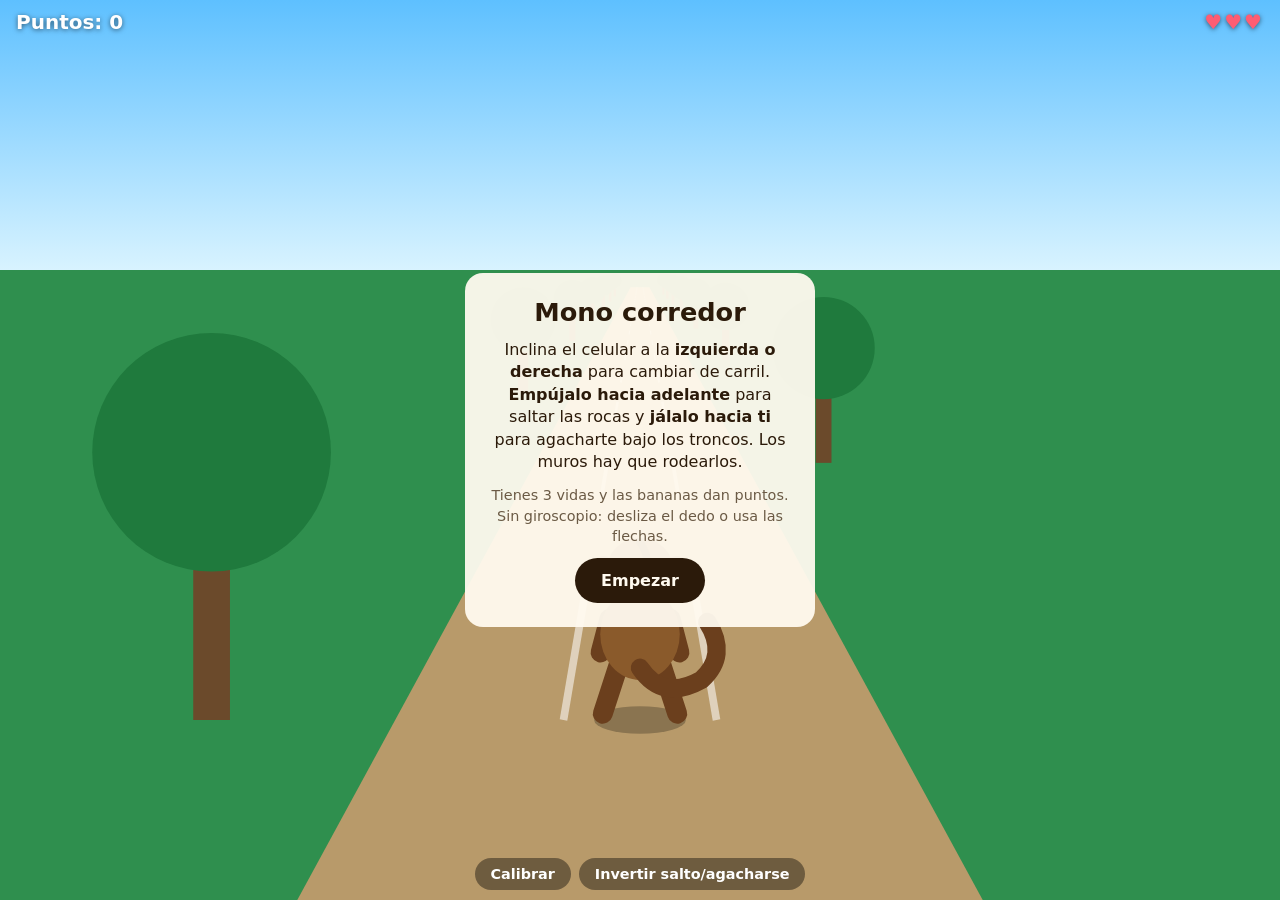
<file: games/mono.html>
<!doctype html>
<html lang="es"><head><meta charset="utf-8">
<meta name="viewport" content="width=device-width, initial-scale=1, viewport-fit=cover">
<title>Mono corredor</title>
<style>
:root{--bg:#5ec0ff;--ink:#2b1a0a;--card:#fffaf0f2;--btn:#2b1a0a;--btnt:#fffaf0;--muted:#6b5a45;box-sizing:border-box;padding-top:env(safe-area-inset-top,0px);padding-bottom:env(safe-area-inset-bottom,0px)}
@media (prefers-color-scheme:dark){:root:not([data-theme="light"]){--ink:#f6ead8;--card:#2a1d10f2;--btn:#f6ead8;--btnt:#2a1d10;--muted:#c9b79c}}
:root[data-theme="dark"]{--ink:#f6ead8;--card:#2a1d10f2;--btn:#f6ead8;--btnt:#2a1d10;--muted:#c9b79c}
*{box-sizing:border-box}
html,body{height:100%;margin:0;background:var(--bg);font-family:ui-rounded,"Avenir Next","Trebuchet MS",system-ui,sans-serif;overflow:hidden;touch-action:none;-webkit-user-select:none;user-select:none}
#cv{position:fixed;inset:0;width:100%;height:100%}
.hud{position:fixed;left:0;right:0;top:0;display:flex;justify-content:space-between;padding:calc(env(safe-area-inset-top,0px) + 10px) 16px 0;font-weight:700;font-size:1.25rem;color:#fff;text-shadow:0 1px 5px rgba(0,0,0,.55);pointer-events:none}
#hp{color:#ff5d73;letter-spacing:.1em}
#hint{position:fixed;left:0;right:0;top:calc(env(safe-area-inset-top,0px) + 46px);text-align:center;color:#fff;font-size:.95rem;text-shadow:0 1px 4px rgba(0,0,0,.6);pointer-events:none}
.bar{position:fixed;left:0;right:0;bottom:calc(env(safe-area-inset-bottom,0px) + 10px);display:flex;gap:8px;justify-content:center}
.bar button{background:rgba(0,0,0,.4);color:#fff;padding:8px 16px;font-size:.9rem}
.ov{position:fixed;inset:0;display:flex;align-items:center;justify-content:center;padding:20px}
.ov[hidden]{display:none}
.card{background:var(--card);color:var(--ink);border-radius:18px;padding:24px;max-width:350px;text-align:center;display:flex;flex-direction:column;gap:12px;align-items:center}
.card h1{margin:0;font-size:1.6rem}
.card p{margin:0;line-height:1.4}
.card .s{color:var(--muted);font-size:.9rem}
button{font:inherit;font-weight:700;border:0;border-radius:999px;padding:13px 26px;background:var(--btn);color:var(--btnt);cursor:pointer}
button:focus-visible{outline:3px solid #ffb703;outline-offset:2px}
</style></head><body>
<canvas id="cv"></canvas>
<div class="hud"><span id="sc">Puntos: 0</span><span id="hp">♥♥♥</span></div>
<div id="hint"></div>
<div class="bar"><button id="cal">Calibrar</button><button id="inv">Invertir salto/agacharse</button></div>
<div class="ov" id="start"><div class="card">
  <h1>Mono corredor</h1>
  <p>Inclina el celular a la <b>izquierda o derecha</b> para cambiar de carril. <b>Empújalo hacia adelante</b> para saltar las rocas y <b>jálalo hacia ti</b> para agacharte bajo los troncos. Los muros hay que rodearlos.</p>
  <p class="s">Tienes 3 vidas y las bananas dan puntos. Sin giroscopio: desliza el dedo o usa las flechas.</p>
  <button id="go">Empezar</button>
</div></div>
<div class="ov" id="end" hidden><div class="card">
  <h1>Fin de la carrera</h1>
  <p id="res"></p>
  <button id="again">Correr otra vez</button>
</div></div>
<script>
const $=id=>document.getElementById(id),cv=$('cv'),ctx=cv.getContext('2d');
let W,H,LW,HZ,PY,running=false,last=0,dist=0,speed=14,bana=0,lives=3,inv=0,t=0,lane=0,target=0,h=0,vh=0,spawnZ=0,duckOn=false,swipeDuck=0;
let obs=[],rx=0,ry=0,zx=0,zy=0,flip=1,sensor=false,latch=false,tiltDuck=false,keys={},ac=null,sx0=0,sy0=0;
const decor=[];for(let i=0;i<14;i++)decor.push({type:'tree',z:i*8,side:i%2?1:-1});
const S=z=>1/(1+z/6),X=(l,z)=>W/2+l*LW*S(z),Y=z=>HZ+(PY-HZ)*S(z);
function size(){const d=Math.min(2,devicePixelRatio||1);W=innerWidth;H=innerHeight;cv.width=W*d;cv.height=H*d;ctx.setTransform(d,0,0,d,0,0);LW=Math.min(W*.27,H*.17);HZ=H*.3;PY=H*.8}
function audio(){if(ac)return;const A=window.AudioContext||window.webkitAudioContext;if(A){ac=new A();if(ac.state==='suspended')ac.resume()}}
function tone(f,tt,dur,type,vol,slide){
  if(!ac)return;const s=ac.currentTime+tt,o=ac.createOscillator(),g=ac.createGain();
  o.type=type;o.frequency.setValueAtTime(f,s);if(slide)o.frequency.exponentialRampToValueAtTime(slide,s+dur);
  g.gain.setValueAtTime(vol,s);g.gain.exponentialRampToValueAtTime(.001,s+dur);o.connect(g);g.connect(ac.destination);o.start(s);o.stop(s+dur+.02);
}
const sfx={jump(){tone(300,0,.18,'square',.1,700)},duck(){tone(220,0,.12,'sine',.15,120)},ban(){tone(900,0,.08,'triangle',.18);tone(1350,.07,.12,'triangle',.18)},
  hit(){tone(170,0,.25,'sawtooth',.28,50)},over(){[392,330,262,196].forEach((f,i)=>tone(f,i*.2,.35,'sawtooth',.18))}};
function buzz(p){try{navigator.vibrate&&navigator.vibrate(p)}catch(e){}}
function jump(){if(h<=.001){vh=5.2;sfx.jump()}}
function spawnRow(){
  const r=Math.random(),type=r<.34?'low':r<.62?'high':'wall';
  let ls=[-1,0,1].filter(()=>Math.random()<.6);if(!ls.length)ls=[(Math.random()*3|0)-1];
  if(type==='wall'&&ls.length>2)ls.pop();
  ls.forEach(l=>obs.push({type,lane:l,z:80}));
  if(Math.random()<.6){const fr=[-1,0,1].filter(l=>!ls.includes(l));if(fr.length)obs.push({type:'banana',lane:fr[Math.random()*fr.length|0],z:80+speed*.5})}
}
function hurt(){
  lives--;inv=1.4;sfx.hit();buzz(90);paint();
  if(lives<=0){running=false;sfx.over();let best=0;const sc=score();
    try{best=+localStorage.getItem('mono-best')||0;if(sc>best){best=sc;localStorage.setItem('mono-best',best)}}catch(e){best=Math.max(best,sc)}
    $('res').textContent='Hiciste '+sc+' puntos y '+bana+' bananas. Mejor marca: '+best+'.';$('end').hidden=false;
  }
}
const score=()=>Math.floor(dist/8)+bana*10;
function paint(){$('hp').textContent='♥'.repeat(Math.max(0,lives))+'♡'.repeat(Math.max(0,3-lives))}
function controls(){
  if(!sensor)return;
  const g=rx-zx,b=(ry-zy)*flip;
  if(g>12)target=1;else if(g<-12)target=-1;else if(Math.abs(g)<7)target=0;
  if(b<-16){if(!latch){jump();latch=true}}else if(b>-8)latch=false;
  tiltDuck=b>16;
}
function step(dt){
  t+=dt;speed=Math.min(30,14+dist/200);inv=Math.max(0,inv-dt);swipeDuck-=dt;
  controls();
  lane+=(target-lane)*Math.min(1,dt*12);
  if(h>0||vh>0){vh-=14*dt;h+=vh*dt;if(h<=0){h=0;vh=0}}
  duckOn=h<=.001&&(tiltDuck||keys.ArrowDown||swipeDuck>0);
  const dz=speed*dt;dist+=dz;
  for(const o of obs)o.z-=dz;
  for(const d of decor){d.z-=dz;if(d.z<-3)d.z+=112}
  spawnZ-=dz;if(spawnZ<=0){spawnRow();spawnZ=speed*.95+8+Math.random()*8}
  for(const o of obs){
    if(o.done||o.z>.5)continue;o.done=true;
    if(Math.abs(lane-o.lane)>=.6)continue;
    if(o.type==='banana'){bana++;sfx.ban();continue}
    const hit=o.type==='low'?h<.5:o.type==='high'?(!duckOn||h>.15):true;
    if(hit&&inv<=0)hurt();
  }
  obs=obs.filter(o=>o.z>-3);
  $('sc').textContent='Puntos: '+score();
}
function monkey(x,y,u,sq,air){
  const sw=air?0:Math.sin(t*14),bob=air?0:Math.abs(Math.sin(t*14))*u*.05;
  ctx.save();ctx.translate(x,y-bob);ctx.scale(1,sq);ctx.lineCap='round';ctx.strokeStyle='#6b3f1d';ctx.lineWidth=u*.13;
  ctx.beginPath();ctx.moveTo(-u*.12,-u*.38);ctx.lineTo(-u*.12+sw*u*.15,0);ctx.moveTo(u*.12,-u*.38);ctx.lineTo(u*.12-sw*u*.15,0);ctx.stroke();
  
  ctx.beginPath();ctx.moveTo(-u*.2,-u*.62);ctx.lineTo(-u*.34-sw*u*.1,-u*.4);ctx.moveTo(u*.2,-u*.62);ctx.lineTo(u*.34+sw*u*.1,-u*.4);ctx.stroke();
  ctx.fillStyle='#8a5a2b';ctx.beginPath();ctx.ellipse(0,-u*.52,u*.26,u*.3,0,0,7);ctx.fill();
  ctx.strokeStyle='#6b3f1d';ctx.lineWidth=u*.12;ctx.beginPath();ctx.moveTo(0,-u*.3);ctx.quadraticCurveTo(u*.15,-u*.08,u*.4,-u*.22);ctx.quadraticCurveTo(u*.58,-u*.38,u*.44,-u*.6);ctx.stroke();
  ctx.fillStyle='#8a5a2b';ctx.beginPath();ctx.arc(0,-u*.93,u*.22,0,7);ctx.arc(-u*.24,-u*.95,u*.08,0,7);ctx.arc(u*.24,-u*.95,u*.08,0,7);ctx.fill();
  ctx.strokeStyle='#5a3615';ctx.lineWidth=u*.05;ctx.beginPath();ctx.moveTo(0,-u*1.12);ctx.quadraticCurveTo(u*.09,-u*1.0,0,-u*.88);ctx.stroke();
  
  ctx.restore();
}
function drawItem(o){
  const z=o.z,s=S(z),u=LW*s,y=Y(z);
  if(z<-2.5)return;
  if(o.type==='tree'){const x=X(o.side*2.8,z);ctx.fillStyle='#6b4a2b';ctx.fillRect(x-u*.12,y-u*1.4,u*.24,u*1.4);ctx.fillStyle='#1f7a3d';ctx.beginPath();ctx.arc(x,y-u*1.75,u*.78,0,7);ctx.fill();return}
  const x=X(o.lane,z);
  if(o.type==='low'){ctx.fillStyle='#7d8790';ctx.beginPath();ctx.ellipse(x,y-u*.2,u*.42,u*.24,0,0,7);ctx.fill();ctx.fillStyle='rgba(255,255,255,.25)';ctx.beginPath();ctx.ellipse(x-u*.12,y-u*.28,u*.14,u*.07,0,0,7);ctx.fill()}
  else if(o.type==='high'){ctx.fillStyle='#4a3320';ctx.fillRect(x-u*.5,y-u*1.05,u*.09,u*1.05);ctx.fillRect(x+u*.41,y-u*1.05,u*.09,u*1.05);ctx.fillStyle='#8a5f33';ctx.fillRect(x-u*.55,y-u*1.05,u*1.1,u*.3)}
  else if(o.type==='wall'){ctx.fillStyle='#5b4636';ctx.fillRect(x-u*.45,y-u*1.7,u*.9,u*1.7);ctx.fillStyle='#7a6048';ctx.fillRect(x-u*.45,y-u*1.7,u*.9,u*.2)}
  else if(o.type==='banana'){ctx.strokeStyle='#ffd23f';ctx.lineCap='round';ctx.lineWidth=u*.12;ctx.beginPath();ctx.arc(x,y-u*.6,u*.22,.3,Math.PI-.3);ctx.stroke()}
}
function draw(){
  let g=ctx.createLinearGradient(0,0,0,HZ);g.addColorStop(0,'#5ec0ff');g.addColorStop(1,'#d8f3ff');ctx.fillStyle=g;ctx.fillRect(0,0,W,HZ+1);
  ctx.fillStyle='#2f8f4e';ctx.fillRect(0,HZ,W,H-HZ);
  ctx.fillStyle='#b89a6a';ctx.beginPath();ctx.moveTo(X(-1.6,150),Y(150));ctx.lineTo(X(1.6,150),Y(150));ctx.lineTo(X(1.6,-2),Y(-2));ctx.lineTo(X(-1.6,-2),Y(-2));ctx.fill();
  ctx.strokeStyle='rgba(255,255,255,.55)';const off=dist%6;
  for(let k=0;k<26;k++){const z0=k*6-off,z1=z0+2.5;if(z1<-2)continue;const a=Math.max(z0,-2);
    for(const sx of[-.5,.5]){ctx.lineWidth=Math.max(1,LW*.05*S(a));ctx.beginPath();ctx.moveTo(X(sx,a),Y(a));ctx.lineTo(X(sx,z1),Y(z1));ctx.stroke()}}
  const items=[...decor,...obs,{type:'p',z:0}].sort((a,b)=>b.z-a.z);
  for(const o of items){
    if(o.type!=='p'){drawItem(o);continue}
    const u=LW,x=X(lane,0),y=Y(0);
    ctx.fillStyle='rgba(0,0,0,.25)';ctx.beginPath();ctx.ellipse(x,y,u*.3*(1-Math.min(h,1)*.3),u*.09,0,0,7);ctx.fill();
    if(inv<=0||Math.floor(inv*10)%2)monkey(x,y-h*u,u,duckOn?.55:1,h>0);
  }
}
function loop(ts){
  const dt=Math.min(.05,(ts-last)/1000||.016);last=ts;
  if(running)step(dt);else t+=dt*.3;
  draw();requestAnimationFrame(loop);
}
function begin(){obs=[];dist=0;bana=0;lives=3;inv=0;lane=target=0;h=vh=0;spawnZ=20;speed=14;tiltDuck=false;latch=false;zx=rx;zy=ry;running=true;paint();$('start').hidden=true;$('end').hidden=true;if(ac&&ac.state==='suspended')ac.resume()}
function hint(m){$('hint').textContent=m;setTimeout(()=>$('hint').textContent='',5000)}
$('go').onclick=async()=>{
  audio();
  try{
    if(typeof DeviceOrientationEvent!=='undefined'&&typeof DeviceOrientationEvent.requestPermission==='function'){
      const p=await DeviceOrientationEvent.requestPermission();
      if(p!=='granted')hint('Sin permiso del sensor. Usa deslizar o las flechas.');
    }
  }catch(e){}
  addEventListener('deviceorientation',e=>{
    if(e.gamma==null)return;
    if(!sensor){sensor=true;rx=e.gamma;ry=e.beta;zx=rx;zy=ry}
    rx=e.gamma;ry=e.beta;
  });
  try{navigator.wakeLock&&navigator.wakeLock.request('screen')}catch(e){}
  begin();
  setTimeout(()=>{if(!sensor)hint('No se detecta giroscopio. Desliza el dedo o usa las flechas.')},1500);
};
$('again').onclick=begin;
$('cal').onclick=()=>{zx=rx;zy=ry};
$('inv').onclick=()=>{flip=-flip;zx=rx;zy=ry;hint('Salto y agacharse invertidos')};
addEventListener('keydown',e=>{keys[e.key]=true;if(!running)return;
  if(e.key==='ArrowLeft')target=Math.max(-1,target-1);if(e.key==='ArrowRight')target=Math.min(1,target+1);if(e.key==='ArrowUp')jump()});
addEventListener('keyup',e=>keys[e.key]=false);
addEventListener('pointerdown',e=>{sx0=e.clientX;sy0=e.clientY});
addEventListener('pointerup',e=>{
  if(!running||e.target.closest('button'))return;
  const dx=e.clientX-sx0,dy=e.clientY-sy0;if(Math.max(Math.abs(dx),Math.abs(dy))<40)return;
  if(Math.abs(dx)>Math.abs(dy)){if(!sensor)target=Math.max(-1,Math.min(1,target+(dx>0?1:-1)))}
  else if(dy<0)jump();else{swipeDuck=.7;sfx.duck()}
});
addEventListener('resize',size);
size();requestAnimationFrame(loop);
</script></body></html>
</file>
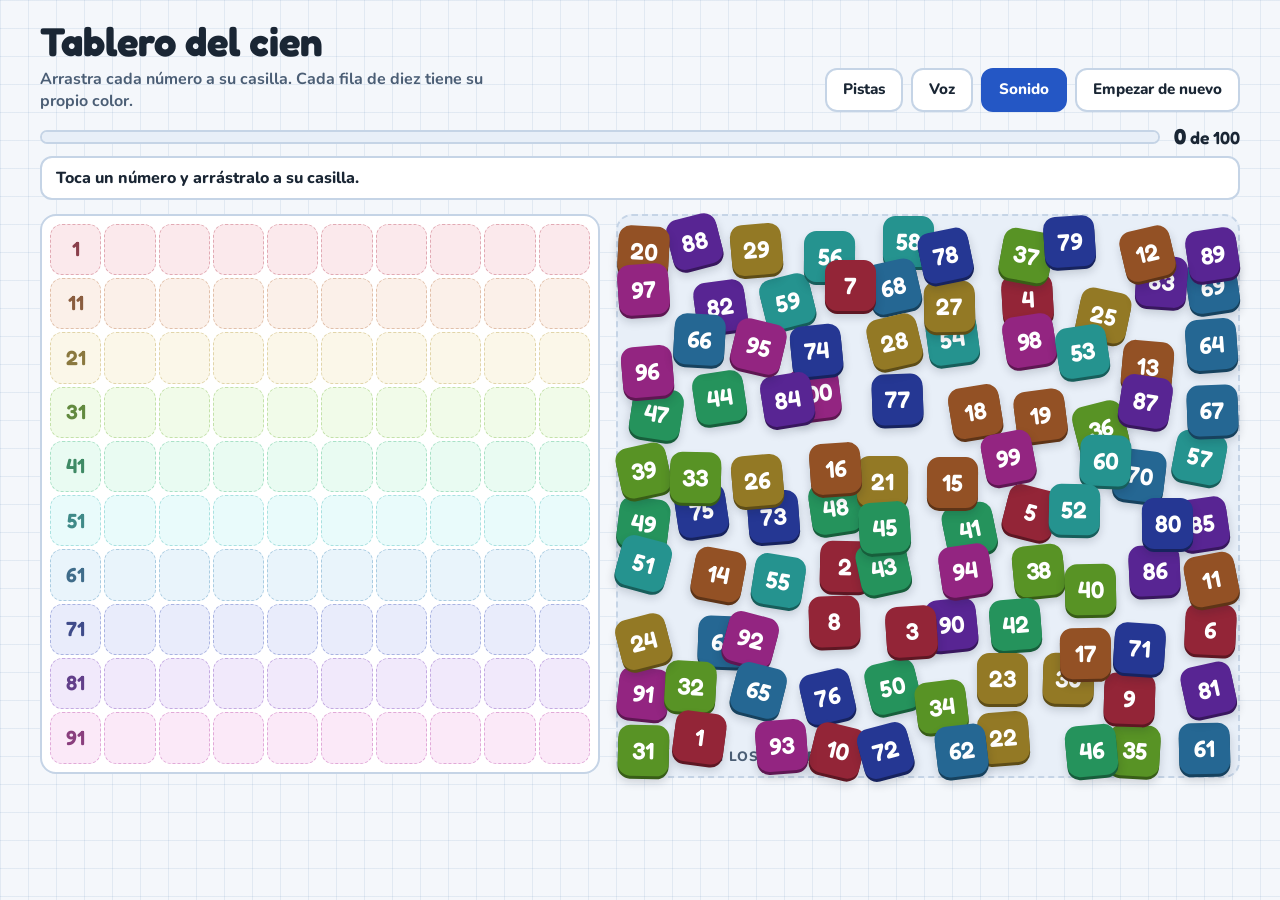
<file: games/numeros.html>
<!doctype html><html><head><meta charset=utf8><meta name=viewport content="width=device-width,initial-scale=1,viewport-fit=cover"><style>:root{color-scheme:light;box-sizing:border-box;padding-top:env(safe-area-inset-top,0px);padding-bottom:env(safe-area-inset-bottom,0px)}html{scroll-padding-top:env(safe-area-inset-top,0px)}body{margin:0;padding:0;font:14px -apple-system,BlinkMacSystemFont,sans-serif;background:#fff;color:#000}img{max-width:100%}[hidden]:not([hidden=until-found i]){display:none!important}</style></head><body>
<title>Tablero del Cien</title>
<meta name="claude:viewport-fit-sides" content="cover">
<link rel="preconnect" href="https://fonts.googleapis.com">
<link rel="preconnect" href="https://fonts.gstatic.com" crossorigin>
<link rel="stylesheet" href="https://fonts.googleapis.com/css2?family=Fredoka:wght@500;600;700&family=Nunito:wght@500;700;800&display=swap">
<style>
/* Diseño: tablero 10x10 sobre papel cuadriculado (izquierda) y un montón de fichas revueltas (derecha; abajo en teléfono). Cada decena tiene su color. */
:root {
  --bg: #F4F7FB;
  --grid: rgba(60, 110, 170, .10);
  --panel: #FFFFFF;
  --pile: #E8EFF8;
  --ink: #1A2634;
  --ink-soft: #4B5E75;
  --line: #C5D4E6;
  --accent: #2457C5;
  --on-accent: #FFFFFF;
  --good: #16703F;
  --bad: #B23F0E;
  --tile-l: 36%;
  --ink-l: 30%;
  --slot-a: .10;
  --font-display: "Fredoka", "Arial Rounded MT Bold", ui-rounded, system-ui, sans-serif;
  --font-body: "Nunito", system-ui, -apple-system, "Segoe UI", sans-serif;
}
@media (prefers-color-scheme: dark) {
  :root:not([data-theme="light"]) {
    --bg: #0F141B; --grid: rgba(120, 170, 230, .07); --panel: #171F29; --pile: #131A22;
    --ink: #E9EFF7; --ink-soft: #9FB2C8; --line: #2C3C4F; --accent: #7FA8FF; --on-accent: #0B1626;
    --good: #6FD39A; --bad: #FFA470; --tile-l: 40%; --ink-l: 78%; --slot-a: .16;
    color-scheme: dark;
  }
}
:root[data-theme="dark"] {
  --bg: #0F141B; --grid: rgba(120, 170, 230, .07); --panel: #171F29; --pile: #131A22;
  --ink: #E9EFF7; --ink-soft: #9FB2C8; --line: #2C3C4F; --accent: #7FA8FF; --on-accent: #0B1626;
  --good: #6FD39A; --bad: #FFA470; --tile-l: 40%; --ink-l: 78%; --slot-a: .16;
  color-scheme: dark;
}

* { box-sizing: border-box; }
body {
  background-color: var(--bg);
  background-image:
    linear-gradient(var(--grid) 1px, transparent 1px),
    linear-gradient(90deg, var(--grid) 1px, transparent 1px);
  background-size: 28px 28px;
  color: var(--ink);
  font-family: var(--font-body);
  font-size: 16px;
  padding-block: 20px 32px;
  padding-left: max(16px, env(safe-area-inset-left, 0px));
  padding-right: max(16px, env(safe-area-inset-right, 0px));
  overflow-x: clip;
}
.wrap { max-width: 1200px; margin: 0 auto; display: flex; flex-direction: column; gap: 14px; }

.top { display: flex; flex-wrap: wrap; align-items: flex-end; justify-content: space-between; gap: 12px 24px; }
.titles { min-width: 0; }
h1 { margin: 0; font: 700 clamp(1.7rem, 4.5vw, 2.5rem)/1.05 var(--font-display); text-wrap: balance; }
.sub { margin: 6px 0 0; color: var(--ink-soft); font-weight: 700; max-width: 46ch; }

.tools { display: flex; flex-wrap: wrap; gap: 8px; }
.btn {
  font: 800 .95rem/1 var(--font-body);
  min-height: 44px; padding: 0 16px;
  border-radius: 12px; border: 2px solid var(--line);
  background: var(--panel); color: var(--ink); cursor: pointer;
}
.btn:hover { border-color: var(--ink-soft); }
.btn[aria-pressed="true"] { background: var(--accent); border-color: var(--accent); color: var(--on-accent); }
.btn.primary { background: var(--accent); border-color: var(--accent); color: var(--on-accent); }
.btn:focus-visible { outline: 3px solid var(--accent); outline-offset: 2px; }

.status { display: grid; grid-template-columns: minmax(0, 1fr) auto; gap: 8px 14px; align-items: center; }
.meter {
  display: flex; justify-content: flex-end; height: 14px; border-radius: 999px; overflow: hidden;
  border: 2px solid var(--line);
  background: linear-gradient(90deg,
    hsl(350 60% var(--tile-l)) 0 10%, hsl(24 60% var(--tile-l)) 10% 20%, hsl(46 60% var(--tile-l)) 20% 30%,
    hsl(92 60% var(--tile-l)) 30% 40%, hsl(150 60% var(--tile-l)) 40% 50%, hsl(178 60% var(--tile-l)) 50% 60%,
    hsl(204 60% var(--tile-l)) 60% 70%, hsl(230 60% var(--tile-l)) 70% 80%, hsl(268 60% var(--tile-l)) 80% 90%,
    hsl(310 60% var(--tile-l)) 90% 100%);
}
.meter span { display: block; height: 100%; width: 100%; background: var(--pile); transition: width .35s ease; }
.count { margin: 0; font: 600 1.1rem/1 var(--font-display); font-variant-numeric: tabular-nums; white-space: nowrap; }
.count b { font-weight: 700; font-size: 1.35rem; }
.msg {
  grid-column: 1 / -1; margin: 0; min-height: 44px; display: flex; align-items: center;
  padding: 8px 14px; border-radius: 12px; font-weight: 800;
  background: var(--panel); border: 2px solid var(--line); color: var(--ink);
}
.msg.ok { color: var(--good); border-color: var(--good); }
.msg.no { color: var(--bad); border-color: var(--bad); }

.stage { --cell: 34px; display: grid; grid-template-columns: minmax(0, 1fr); gap: 16px; align-items: start; }
@media (min-width: 980px) { .stage { grid-template-columns: minmax(0, 560px) minmax(0, 1fr); } }

.board {
  display: grid; grid-template-columns: repeat(10, minmax(0, 1fr)); gap: 2px; padding: 6px;
  width: min(100%, 560px);
  background: var(--panel); border: 2px solid var(--line); border-radius: 16px;
}
@media (min-width: 520px) { .board { gap: 3px; padding: 8px; } }

.slot {
  position: relative; aspect-ratio: 1; border-radius: calc(var(--cell) * .24);
  background: hsl(var(--h) 70% 50% / var(--slot-a));
  border: 1.5px dashed hsl(var(--h) 45% 50% / .38);
}
.slot::before {
  content: attr(data-n); position: absolute; inset: 0; display: grid; place-items: center;
  font: 600 calc(var(--cell) * .4)/1 var(--font-display);
  color: hsl(var(--h) 55% var(--ink-l)); opacity: 0; pointer-events: none;
}
.slot.anchor::before { opacity: .85; }
.hints .slot::before { opacity: .7; }
.slot.filled { border-color: transparent; background: none; }
.slot.filled::before { display: none; }

.pile {
  position: relative; height: calc(var(--cell) * 11);
  background: var(--pile); border: 2px dashed var(--line); border-radius: 16px;
}
.pile-label {
  position: absolute; left: 14px; bottom: 10px; font-weight: 800; font-size: .85rem;
  letter-spacing: .06em; text-transform: uppercase; color: var(--ink-soft); pointer-events: none;
}

.tile {
  position: absolute; z-index: 1;
  left: calc((100% - var(--cell)) * var(--fx, 0));
  top: calc((100% - var(--cell)) * var(--fy, 0));
  width: var(--cell); height: var(--cell);
  display: grid; place-items: center;
  border-radius: calc(var(--cell) * .24);
  background: hsl(var(--h) 60% var(--tile-l));
  color: #fff;
  font: 600 calc(var(--cell) * .46)/1 var(--font-display);
  font-variant-numeric: tabular-nums;
  box-shadow: 0 3px 0 hsl(var(--h) 60% calc(var(--tile-l) - 13%)), 0 6px 10px rgba(10, 20, 40, .18);
  cursor: grab; touch-action: none; user-select: none; -webkit-user-select: none; -webkit-touch-callout: none;
  rotate: var(--rot, 0deg);
  transition: translate .3s cubic-bezier(.3, 1.5, .5, 1), scale .18s, rotate .18s;
}
.tile::after { content: ""; position: absolute; inset: -5px; }
.tile.dragging {
  transition: none; cursor: grabbing; rotate: 0deg; scale: 1.14;
  box-shadow: 0 5px 0 hsl(var(--h) 60% calc(var(--tile-l) - 13%)), 0 14px 22px rgba(10, 20, 40, .3);
}
.tile.placed {
  position: absolute; left: 0; top: 0; right: 0; bottom: 0; width: auto; height: auto;
  rotate: none; cursor: default; touch-action: auto; z-index: auto;
  box-shadow: 0 2px 0 hsl(var(--h) 60% calc(var(--tile-l) - 13%));
}
.tile.placed::after { display: none; }

.win {
  position: fixed; inset: 0; z-index: 100; display: grid; place-items: center;
  padding: 16px max(16px, env(safe-area-inset-right, 0px)) 16px max(16px, env(safe-area-inset-left, 0px));
  background: rgba(8, 14, 22, .55);
}
.card {
  width: min(100%, 400px); text-align: center; padding: 28px 24px;
  background: var(--panel); color: var(--ink); border: 2px solid var(--line); border-radius: 22px;
}
.card h2 { margin: 0 0 8px; font: 700 2.1rem/1.1 var(--font-display); }
.card p { margin: 0 0 20px; font-weight: 700; color: var(--ink-soft); }
.card .row { display: flex; flex-wrap: wrap; gap: 10px; justify-content: center; }
#confetti { position: fixed; inset: 0; width: 100%; height: 100%; z-index: 90; pointer-events: none; }

@media (prefers-reduced-motion: reduce) {
  *, *::before, *::after { animation: none !important; transition: none !important; }
}
</style>

<main class="wrap">
  <header class="top">
    <div class="titles">
      <h1>Tablero del cien</h1>
      <p class="sub">Arrastra cada número a su casilla. Cada fila de diez tiene su propio color.</p>
    </div>
    <div class="tools" role="group" aria-label="Opciones">
      <button class="btn" id="btnHints" type="button" aria-pressed="false">Pistas</button>
      <button class="btn" id="btnVoice" type="button" aria-pressed="false">Voz</button>
      <button class="btn" id="btnSound" type="button" aria-pressed="true">Sonido</button>
      <button class="btn" id="btnReset" type="button">Empezar de nuevo</button>
    </div>
  </header>

  <section class="status" aria-label="Progreso">
    <div class="meter" id="meter" role="progressbar" aria-valuemin="0" aria-valuemax="100" aria-valuenow="0" aria-label="Números colocados"><span id="bar"></span></div>
    <p class="count"><b id="count">0</b> de 100</p>
    <p class="msg" id="msg" role="status" aria-live="polite">Toca un número y arrástralo a su casilla.</p>
  </section>

  <div class="stage" id="stage">
    <div class="board" id="board" aria-label="Tablero del 1 al 100"></div>
    <div class="pile" id="pile"><span class="pile-label">Aquí están los números</span></div>
  </div>
</main>

<div class="win" id="win" hidden role="dialog" aria-modal="true" aria-labelledby="winTitle">
  <div class="card">
    <h2 id="winTitle">¡Lo lograste!</h2>
    <p>Ordenaste los 100 números, del 1 al 100.</p>
    <div class="row">
      <button class="btn primary" id="again" type="button">Jugar otra vez</button>
      <button class="btn" id="closeWin" type="button">Ver el tablero</button>
    </div>
  </div>
</div>
<canvas id="confetti" aria-hidden="true"></canvas>

<script>
(function () {
  'use strict';
  var N = 100;
  var HUES = [350, 24, 46, 92, 150, 178, 204, 230, 268, 310];
  var reduced = window.matchMedia('(prefers-reduced-motion: reduce)').matches;
  var $ = function (id) { return document.getElementById(id); };
  var stage = $('stage'), board = $('board'), pile = $('pile'), msg = $('msg');
  var countEl = $('count'), bar = $('bar'), meter = $('meter');
  var winEl = $('win'), cv = $('confetti');
  var LS = 'tablero-cien-v1';
  var state = { placed: new Set(), hints: false, sound: true, voice: false };
  var slots = [], tiles = [];
  var zTop = 10, cell = 34, drag = null, raf = 0, actx = null, resetTimer = 0;

  function clamp(v, a, b) { return Math.max(a, Math.min(b, v)); }
  function hueOf(n) { return HUES[Math.floor((n - 1) / 10)]; }
  function shuffle(a) {
    for (var i = a.length - 1; i > 0; i--) {
      var j = Math.floor(Math.random() * (i + 1)); var t = a[i]; a[i] = a[j]; a[j] = t;
    }
    return a;
  }

  /* ---------- guardado ligero ---------- */
  function load() {
    try {
      var o = JSON.parse(localStorage.getItem(LS) || '{}');
      if (Array.isArray(o.placed)) o.placed.forEach(function (n) { if (n >= 1 && n <= N) state.placed.add(n); });
      if (typeof o.hints === 'boolean') state.hints = o.hints;
      if (typeof o.sound === 'boolean') state.sound = o.sound;
      if (typeof o.voice === 'boolean') state.voice = o.voice;
    } catch (e) {}
  }
  function save() {
    try {
      localStorage.setItem(LS, JSON.stringify({
        placed: Array.from(state.placed), hints: state.hints, sound: state.sound, voice: state.voice
      }));
    } catch (e) {}
  }

  /* ---------- sonido y voz ---------- */
  function ensureAudio() {
    try {
      if (!actx) actx = new (window.AudioContext || window.webkitAudioContext)();
      if (actx.state === 'suspended') actx.resume();
    } catch (e) {}
  }
  function tone(f, d, type, v, delay) {
    if (!state.sound || !actx) return;
    try {
      var t0 = actx.currentTime + (delay || 0);
      var o = actx.createOscillator(), g = actx.createGain();
      o.type = type; o.frequency.value = f;
      g.gain.setValueAtTime(0.0001, t0);
      g.gain.exponentialRampToValueAtTime(v, t0 + .015);
      g.gain.exponentialRampToValueAtTime(0.0001, t0 + d);
      o.connect(g); g.connect(actx.destination);
      o.start(t0); o.stop(t0 + d + .02);
    } catch (e) {}
  }
  var SCALE = [0, 2, 4, 7, 9, 12, 14, 16, 19, 21];
  function sfxGood(n) {
    var f = 392 * Math.pow(2, SCALE[(n - 1) % 10] / 12);
    tone(f, .16, 'triangle', .14, 0);
    tone(f * 1.5, .2, 'sine', .06, .07);
  }
  function sfxRow() { [523, 659, 784, 1047].forEach(function (f, i) { tone(f, .22, 'triangle', .13, i * .09); }); }
  function sfxNo() { tone(170, .22, 'sine', .15, 0); }
  function sfxWin() {
    [523, 659, 784, 1047, 784, 1047, 1319].forEach(function (f, i) { tone(f, .3, 'triangle', .13, i * .12); });
  }
  function speak(n) {
    if (!state.voice || !('speechSynthesis' in window)) return;
    try {
      window.speechSynthesis.cancel();
      var u = new SpeechSynthesisUtterance(String(n));
      u.lang = 'es-MX'; u.rate = .9;
      window.speechSynthesis.speak(u);
    } catch (e) {}
  }

  /* ---------- interfaz ---------- */
  function say(text, kind) { msg.textContent = text; msg.className = 'msg' + (kind ? ' ' + kind : ''); }
  function updateUI() {
    var c = state.placed.size;
    countEl.textContent = c;
    bar.style.width = (100 - c) + '%';
    meter.setAttribute('aria-valuenow', c);
    save();
  }
  function syncButtons() {
    $('btnHints').setAttribute('aria-pressed', state.hints);
    $('btnVoice').setAttribute('aria-pressed', state.voice);
    $('btnSound').setAttribute('aria-pressed', state.sound);
    stage.classList.toggle('hints', state.hints);
  }
  function measure() {
    var r = slots[1].getBoundingClientRect();
    if (r.width > 0) { cell = r.width; stage.style.setProperty('--cell', cell.toFixed(2) + 'px'); }
  }

  /* ---------- construcción ---------- */
  function buildBoard() {
    for (var n = 1; n <= N; n++) {
      var s = document.createElement('div');
      s.className = 'slot' + (n % 10 === 1 ? ' anchor' : '');
      s.dataset.n = n;
      s.style.setProperty('--h', hueOf(n));
      board.appendChild(s);
      slots[n] = s;
    }
  }
  function buildTiles() {
    Array.prototype.slice.call(document.querySelectorAll('.tile')).forEach(function (t) { t.remove(); });
    slots.forEach(function (s) { if (s) s.classList.remove('filled'); });
    var spots = [];
    for (var r = 0; r < 10; r++) for (var c = 0; c < 10; c++) spots.push([c, r]);
    shuffle(spots);
    var order = [];
    for (var k = 1; k <= N; k++) order.push(k);
    shuffle(order);
    order.forEach(function (n, i) {
      var t = document.createElement('div');
      t.className = 'tile';
      t.textContent = n;
      t.dataset.n = n;
      t.style.setProperty('--h', hueOf(n));
      t.addEventListener('pointerdown', onDown);
      tiles[n] = t;
      if (state.placed.has(n)) {
        t.classList.add('placed');
        slots[n].appendChild(t);
        slots[n].classList.add('filled');
      } else {
        var sp = spots[i];
        t.style.setProperty('--fx', clamp(sp[0] / 9 + (Math.random() - .5) * .07, 0, 1).toFixed(3));
        t.style.setProperty('--fy', clamp(sp[1] / 9 + (Math.random() - .5) * .07, 0, 1).toFixed(3));
        t.style.setProperty('--rot', ((Math.random() - .5) * 30).toFixed(1) + 'deg');
        pile.appendChild(t);
      }
    });
    updateUI();
  }

  /* ---------- arrastrar ---------- */
  function onDown(e) {
    var t = e.currentTarget;
    if (t.classList.contains('placed') || drag || (e.pointerType === 'mouse' && e.button !== 0)) return;
    e.preventDefault();
    ensureAudio();
    try { t.setPointerCapture(e.pointerId); } catch (err) {}
    drag = {
      tile: t, id: e.pointerId,
      sx: e.clientX + window.scrollX, sy: e.clientY + window.scrollY,
      cx: e.clientX, cy: e.clientY
    };
    t.classList.add('dragging');
    t.style.zIndex = ++zTop;
    t.addEventListener('pointermove', onMove);
    t.addEventListener('pointerup', onUp);
    t.addEventListener('pointercancel', onUp);
    speak(+t.dataset.n);
    raf = requestAnimationFrame(loop);
  }
  function onMove(e) { if (drag) { drag.cx = e.clientX; drag.cy = e.clientY; } }
  function applyDrag() {
    var dx = drag.cx + window.scrollX - drag.sx;
    var dy = drag.cy + window.scrollY - drag.sy;
    drag.tile.style.translate = dx + 'px ' + dy + 'px';
  }
  function loop() {
    if (!drag) return;
    if (drag.cy < 80) window.scrollBy(0, -14);
    else if (drag.cy > window.innerHeight - 80) window.scrollBy(0, 14);
    applyDrag();
    raf = requestAnimationFrame(loop);
  }
  function onUp(e) {
    if (!drag) return;
    var t = drag.tile, n = +t.dataset.n;
    if (e && e.type === 'pointerup') { drag.cx = e.clientX; drag.cy = e.clientY; }
    var cancelled = e && e.type === 'pointercancel';
    cancelAnimationFrame(raf);
    applyDrag();
    t.removeEventListener('pointermove', onMove);
    t.removeEventListener('pointerup', onUp);
    t.removeEventListener('pointercancel', onUp);
    try { t.releasePointerCapture(drag.id); } catch (err) {}
    drag = null;

    var r = t.getBoundingClientRect();
    var cx = r.left + r.width / 2, cy = r.top + r.height / 2;
    if (cancelled) { bounceBack(t); return; }

    var br = board.getBoundingClientRect();
    var m = cell * .3;
    var inBoard = cx > br.left - m && cx < br.right + m && cy > br.top - m && cy < br.bottom + m;
    if (inBoard) {
      var best = 0, bestD = Infinity;
      for (var k = 1; k <= N; k++) {
        var sr = slots[k].getBoundingClientRect();
        var d = Math.hypot(cx - (sr.left + sr.width / 2), cy - (sr.top + sr.height / 2));
        if (d < bestD) { bestD = d; best = k; }
      }
      if (best === n) place(n, cx, cy);
      else wrong(t, n, best);
    } else {
      dropToPile(t, cx, cy);
    }
  }
  function bounceBack(t) {
    t.classList.remove('dragging');
    t.style.translate = '0px 0px';
  }
  function dropToPile(t, cx, cy) {
    var pr = pile.getBoundingClientRect();
    var left = clamp(cx - cell / 2 - pr.left, 0, Math.max(0, pr.width - cell));
    var top = clamp(cy - cell / 2 - pr.top, 0, Math.max(0, pr.height - cell));
    t.style.setProperty('--fx', (left / Math.max(1, pr.width - cell)).toFixed(4));
    t.style.setProperty('--fy', (top / Math.max(1, pr.height - cell)).toFixed(4));
    t.style.translate = '0px 0px';
    requestAnimationFrame(function () { t.classList.remove('dragging'); });
  }
  function wrong(t, n, m) {
    bounceBack(t);
    sfxNo();
    if (m > n) say('Ahí va el ' + m + '. El ' + n + ' va antes.', 'no');
    else say('Ahí va el ' + m + '. El ' + n + ' va después.', 'no');
  }
  function place(n, cx, cy) {
    var t = tiles[n], s = slots[n];
    t.classList.remove('dragging');
    t.style.translate = '';
    t.style.zIndex = '';
    t.classList.add('placed');
    s.appendChild(t);
    s.classList.add('filled');
    state.placed.add(n);
    if (!reduced) {
      var to = t.getBoundingClientRect();
      var dx = cx - (to.left + to.width / 2), dy = cy - (to.top + to.height / 2);
      try {
        t.animate([
          { translate: dx + 'px ' + dy + 'px', scale: 1.14 },
          { translate: '0px 0px', scale: 1 }
        ], { duration: 170, easing: 'ease-out' });
      } catch (err) {}
    }
    updateUI();
    var base = Math.floor((n - 1) / 10) * 10, rowDone = true;
    for (var k = 1; k <= 10; k++) if (!state.placed.has(base + k)) rowDone = false;
    if (state.placed.size === N) {
      say('¡Terminaste! Los 100 números están en su casilla.', 'ok');
      showWin();
    } else if (rowDone) {
      sfxRow();
      say('¡Fila completa! Ya tienes del ' + (base + 1) + ' al ' + (base + 10) + '.', 'ok');
    } else {
      sfxGood(n);
      say(n === 1 ? '¡Eso! El 1 es el primero.' : '¡Eso! El ' + n + ' va después del ' + (n - 1) + '.', 'ok');
    }
  }

  /* ---------- final ---------- */
  function showWin() {
    winEl.hidden = false;
    $('again').focus();
    sfxWin();
    confetti();
  }
  function confetti() {
    if (reduced) return;
    var dpr = window.devicePixelRatio || 1;
    var w = window.innerWidth, h = window.innerHeight;
    cv.width = w * dpr; cv.height = h * dpr;
    var ctx = cv.getContext('2d');
    ctx.scale(dpr, dpr);
    var ps = [];
    for (var i = 0; i < 170; i++) {
      ps.push({
        x: Math.random() * w, y: -20 - Math.random() * h * .6,
        vx: (Math.random() - .5) * 3, vy: 2 + Math.random() * 4,
        s: 6 + Math.random() * 7, r: Math.random() * 6.28, vr: (Math.random() - .5) * .3,
        c: 'hsl(' + HUES[i % 10] + ' 80% 55%)'
      });
    }
    var t0 = performance.now();
    (function frame(now) {
      var el = now - t0;
      ctx.clearRect(0, 0, w, h);
      ps.forEach(function (p) {
        p.x += p.vx; p.y += p.vy; p.vy += .03; p.r += p.vr;
        ctx.save(); ctx.translate(p.x, p.y); ctx.rotate(p.r);
        ctx.fillStyle = p.c; ctx.fillRect(-p.s / 2, -p.s / 3, p.s, p.s * .66);
        ctx.restore();
      });
      if (el < 4500) requestAnimationFrame(frame); else ctx.clearRect(0, 0, w, h);
    })(t0);
  }

  /* ---------- reiniciar ---------- */
  function resetGame() {
    state.placed.clear();
    winEl.hidden = true;
    buildTiles();
    say('Toca un número y arrástralo a su casilla.');
  }
  function disarmReset() {
    clearTimeout(resetTimer);
    var b = $('btnReset');
    b.textContent = 'Empezar de nuevo';
    b.dataset.armed = '';
  }

  /* ---------- arranque ---------- */
  load();
  buildBoard();
  syncButtons();
  measure();
  buildTiles();
  if (state.placed.size > 0 && state.placed.size < N) say('Seguimos donde te quedaste. Llevas ' + state.placed.size + ' números.');
  if ('ResizeObserver' in window) new ResizeObserver(measure).observe(board);
  window.addEventListener('resize', measure);
  stage.addEventListener('contextmenu', function (e) { e.preventDefault(); });

  $('btnHints').addEventListener('click', function () { state.hints = !state.hints; syncButtons(); save(); });
  $('btnVoice').addEventListener('click', function () {
    state.voice = !state.voice; syncButtons(); save();
    if (state.voice) { speak('uno'); }
  });
  $('btnSound').addEventListener('click', function () {
    state.sound = !state.sound; ensureAudio(); syncButtons(); save();
    if (state.sound) sfxGood(1);
  });
  $('btnReset').addEventListener('click', function () {
    var b = $('btnReset');
    if (b.dataset.armed === '1') { disarmReset(); resetGame(); return; }
    b.dataset.armed = '1';
    b.textContent = '¿Seguro? Toca otra vez';
    resetTimer = setTimeout(disarmReset, 3500);
  });
  $('again').addEventListener('click', resetGame);
  $('closeWin').addEventListener('click', function () { winEl.hidden = true; });
})();
</script>

</body></html>
</file>
<file: styles.css>
/* ════════════════════════════════════════════════════════════════════════════
   Tesla Sound Engine — Styles v3 (Compact Tesla Screen Edition)
   Target: ~1200×900px (Model 3/Y browser). Total height ≈ 460-480px.
   ════════════════════════════════════════════════════════════════════════════ */
:root {
  --bg:        #0b0e14;
  --panel:     rgba(18, 24, 38, 0.88);
  --border:    rgba(255, 255, 255, 0.09);
  --cyan:      #00f2ff;
  --red:       #ff3b30;
  --amber:     #ff9500;
  --green:     #34c759;
  --text:      #f0f4f8;
  --muted:     #8e9bb0;
  --font:      'Rajdhani', sans-serif;
  --tech:      'Orbitron', monospace;
}

* { box-sizing: border-box; margin: 0; padding: 0; user-select: none; -webkit-user-select: none; }

body {
  background-color: var(--bg);
  background-image:
    radial-gradient(circle at 50% 0%,   rgba(0,242,255,.05) 0%, transparent 55%),
    radial-gradient(circle at 50% 100%, rgba(255,59,48,.04)  0%, transparent 55%);
  color: var(--text);
  font-family: var(--font);
  min-height: 100vh;
  display: flex;
  justify-content: center;
  align-items: flex-start;
  overflow-x: hidden;
}

/* ── APP CONTAINER ──────────────────────────────────────────────────────── */
.app-container {
  width: 100%;
  max-width: 1280px;
  display: flex;
  flex-direction: column;
  padding: 0.45rem 0.6rem;
  gap: 0.45rem;
}

/* ── HEADER ─────────────────────────────────────────────────────────────── */
.top-bar {
  display: flex;
  justify-content: space-between;
  align-items: center;
  padding: 0.4rem 0.9rem;
  background: var(--panel);
  border: 1px solid var(--border);
  border-radius: 10px;
  backdrop-filter: blur(10px);
}

.brand { display: flex; align-items: center; gap: 0.6rem; }

.brand-logo {
  width: 28px !important;
  height: 28px !important;
  max-width: 28px !important;
  max-height: 28px !important;
  object-fit: contain;
  flex-shrink: 0;
  display: inline-block;
  vertical-align: middle;
  filter: drop-shadow(0 0 6px rgba(0, 242, 255, 0.4));
}

.brand h1 {
  font-family: var(--tech);
  font-size: 0.95rem;
  font-weight: 800;
  letter-spacing: 2px;
  background: linear-gradient(90deg, #fff, var(--cyan));
  -webkit-background-clip: text;
  -webkit-text-fill-color: transparent;
}

.status-badges { display: flex; gap: 0.5rem; }

.badge {
  display: flex; align-items: center; gap: 0.4rem;
  padding: 0.25rem 0.65rem;
  border-radius: 20px;
  font-size: 0.72rem; font-weight: 700; letter-spacing: 0.4px;
  background: rgba(255,255,255,.03);
  border: 1px solid var(--border);
}

.badge .dot { width: 7px; height: 7px; border-radius: 50%; }
.badge-success .dot { background: var(--green);  box-shadow: 0 0 6px var(--green);  }
.badge-warning .dot { background: var(--amber);  box-shadow: 0 0 6px var(--amber);  }
.badge-danger  .dot { background: var(--red);    box-shadow: 0 0 6px var(--red);    }

/* ── CLUSTER ─────────────────────────────────────────────────────────────── */
.cluster {
  display: grid;
  grid-template-columns: 1fr 155px 1fr;
  align-items: center;
  gap: 0.8rem;
  background: var(--panel);
  border: 1px solid var(--border);
  border-radius: 16px;
  padding: 0.6rem 0.8rem;
  box-shadow: 0 12px 35px rgba(0,0,0,.45);
}

.gauge-card {
  display: flex; flex-direction: column;
  align-items: center; justify-content: center;
}

.gauge-display {
  position: relative;
  width: 140px; height: 112px;
  display: flex; justify-content: center; align-items: center;
}

.gauge-svg { width: 100%; height: 100%; }

.gauge-bg   { fill: none; stroke: rgba(255,255,255,.08); stroke-width: 12; stroke-linecap: round; }
.gauge-fill { fill: none; stroke-width: 12; stroke-linecap: round; transition: stroke-dashoffset 0.1s ease-out; }
.speed-fill { stroke: var(--cyan); filter: drop-shadow(0 0 8px var(--cyan)); }
.rpm-fill   { stroke: var(--red);  filter: drop-shadow(0 0 8px var(--red));  }

.gauge-center {
  position: absolute; top: 50%; left: 50%;
  transform: translate(-50%, -38%);
  text-align: center;
  display: flex; flex-direction: column; align-items: center;
}

.value-huge {
  font-family: var(--tech);
  font-size: 2.0rem; font-weight: 900; line-height: 1; letter-spacing: -1px;
}

.unit-text {
  font-size: 0.65rem; font-weight: 700; color: var(--muted);
  letter-spacing: 2px; margin-top: 2px;
}

.gauge-footer {
  font-family: var(--tech); font-size: 0.62rem;
  letter-spacing: 1.5px; color: var(--muted); margin-top: 0.3rem;
}

/* Ignition center */
.ignition-center {
  display: flex; flex-direction: column; align-items: center; gap: 0.7rem;
}

.ignition-btn {
  width: 95px; height: 95px; border-radius: 50%;
  border: 3px solid rgba(255,255,255,.15);
  background: radial-gradient(circle at 30% 30%, #2a3346, #0e131d);
  cursor: pointer;
  box-shadow: 0 8px 20px rgba(0,0,0,.75), inset 0 2px 4px rgba(255,255,255,.15);
  transition: all 0.3s cubic-bezier(.175,.885,.32,1.275);
  outline: none;
}

.ignition-btn:hover { transform: scale(1.05); border-color: rgba(0,242,255,.4); }

.ignition-btn.active {
  border-color: var(--cyan);
  box-shadow: 0 0 28px rgba(0,242,255,.6), inset 0 0 12px rgba(0,242,255,.35);
}

.ignition-btn.active .power-icon { color: var(--cyan); text-shadow: 0 0 12px var(--cyan); }

.btn-inner { display: flex; flex-direction: column; align-items: center; gap: 0.3rem; }

.power-icon { font-size: 1.8rem; color: var(--muted); transition: color .3s ease; }

.btn-text {
  font-family: var(--tech); font-size: 0.6rem; font-weight: 800;
  letter-spacing: 1px; color: var(--text);
}

.gear-badge {
  font-family: var(--tech); font-size: 0.85rem; font-weight: 800;
  letter-spacing: 1.5px; padding: 0.3rem 0.9rem;
  border-radius: 8px;
  background: rgba(0,242,255,.08); border: 1px solid rgba(0,242,255,.2);
  color: var(--cyan);
}

/* ── PRESET SECTION ─────────────────────────────────────────────────────── */
.preset-section {
  background: var(--panel);
  border: 1px solid var(--border);
  border-radius: 12px;
  padding: 0.45rem 0.8rem;
  display: flex;
  flex-direction: column;
  gap: 0.4rem;
}

.preset-group {
  display: flex;
  align-items: center;
  gap: 0.5rem;
  flex-wrap: wrap;
}

.group-label {
  font-family: var(--tech);
  font-size: 0.6rem;
  letter-spacing: 1px;
  color: var(--muted);
  white-space: nowrap;
  min-width: 80px;
}

.preset-chips {
  display: flex;
  flex-wrap: wrap;
  gap: 0.35rem;
}

.chip {
  padding: 0.3rem 0.65rem;
  border-radius: 20px;
  background: rgba(255,255,255,.04);
  border: 1px solid var(--border);
  color: var(--text);
  cursor: pointer;
  font-family: var(--font);
  font-size: 0.78rem;
  font-weight: 700;
  letter-spacing: 0.3px;
  white-space: nowrap;
  transition: all .18s ease;
}

.chip:hover { background: rgba(255,255,255,.09); border-color: rgba(255,255,255,.2); }

.chip.active {
  background: rgba(0,242,255,.14);
  border-color: var(--cyan);
  color: var(--cyan);
  box-shadow: 0 0 10px rgba(0,242,255,.15);
}

/* Colores de categoría especial */
.preset-group:last-child .chip.active {
  background: rgba(255,149,0,.14);
  border-color: var(--amber);
  color: var(--amber);
  box-shadow: 0 0 10px rgba(255,149,0,.15);
}

/* ── SETTINGS BAR ───────────────────────────────────────────────────────── */
.settings-bar {
  display: flex;
  align-items: center;
  gap: 1rem;
  background: var(--panel);
  border: 1px solid var(--border);
  border-radius: 12px;
  padding: 0.5rem 0.9rem;
  flex-wrap: wrap;
}

.sbar-group {
  display: flex;
  flex-direction: column;
  gap: 0.25rem;
}

.sbar-label {
  font-family: var(--tech);
  font-size: 0.58rem;
  letter-spacing: 1px;
  color: var(--muted);
}

/* Modo toggle */
.toggle-group { display: flex; gap: 0.3rem; }

.toggle-btn {
  padding: 0.28rem 0.65rem;
  border-radius: 8px;
  background: rgba(255,255,255,.04);
  border: 1px solid var(--border);
  color: var(--muted);
  font-family: var(--font); font-weight: 700; font-size: 0.78rem;
  cursor: pointer; transition: all .2s ease;
}

.toggle-btn.active {
  background: rgba(255,59,48,.15);
  border-color: var(--red); color: var(--text);
}

/* Transmission select */
.custom-select {
  padding: 0.28rem 0.6rem;
  border-radius: 8px;
  background: #141a27;
  border: 1px solid var(--border);
  color: var(--text);
  font-family: var(--font); font-size: 0.78rem;
  outline: none;
  min-width: 70px;
}

/* Volume slider */
.vol-group { min-width: 110px; }

.custom-range {
  width: 100%; height: 5px;
  border-radius: 3px;
  background: rgba(255,255,255,.1);
  outline: none; -webkit-appearance: none;
}

.custom-range::-webkit-slider-thumb {
  -webkit-appearance: none;
  width: 14px; height: 14px; border-radius: 50%;
  background: var(--cyan); cursor: pointer;
  box-shadow: 0 0 8px var(--cyan);
}

/* Checkboxes compactos */
.sbar-checks {
  display: flex;
  flex-direction: column;
  gap: 0.3rem;
}

.mini-check {
  display: flex; align-items: center; gap: 0.45rem;
  cursor: pointer;
  font-size: 0.78rem; font-weight: 700;
}

.mini-check input { display: none; }

.checkmark {
  width: 15px; height: 15px; border-radius: 3px;
  border: 1px solid var(--border);
  background: rgba(255,255,255,.05);
  position: relative; flex-shrink: 0;
}

.mini-check input:checked ~ .checkmark { background: var(--cyan); border-color: var(--cyan); }

.mini-check input:checked ~ .checkmark::after {
  content: '✓'; position: absolute; top: -2px; left: 2px;
  color: #000; font-weight: 900; font-size: 11px;
}

/* Demo throttle inline */
.demo-inline { min-width: 130px; }
.hidden { display: none !important; }

/* ── TELEMETRÍA BAR (línea compacta) ───────────────────────────────────── */
.telemetry-bar {
  display: flex;
  align-items: center;
  gap: 0;
  background: rgba(0,0,0,.3);
  border: 1px solid var(--border);
  border-radius: 8px;
  padding: 0.35rem 0.8rem;
  flex-wrap: wrap;
}

.tbar-item {
  display: flex; align-items: center; gap: 0.4rem;
  padding: 0 0.7rem;
  border-right: 1px solid var(--border);
}

.tbar-item:last-child { border-right: none; }
.tbar-coords { flex: 1; }

.tbar-label {
  font-size: 0.65rem; color: var(--muted); font-weight: 600;
}

.tbar-val {
  font-family: var(--tech); font-size: 0.72rem; font-weight: 700; color: var(--cyan);
}
</file>
